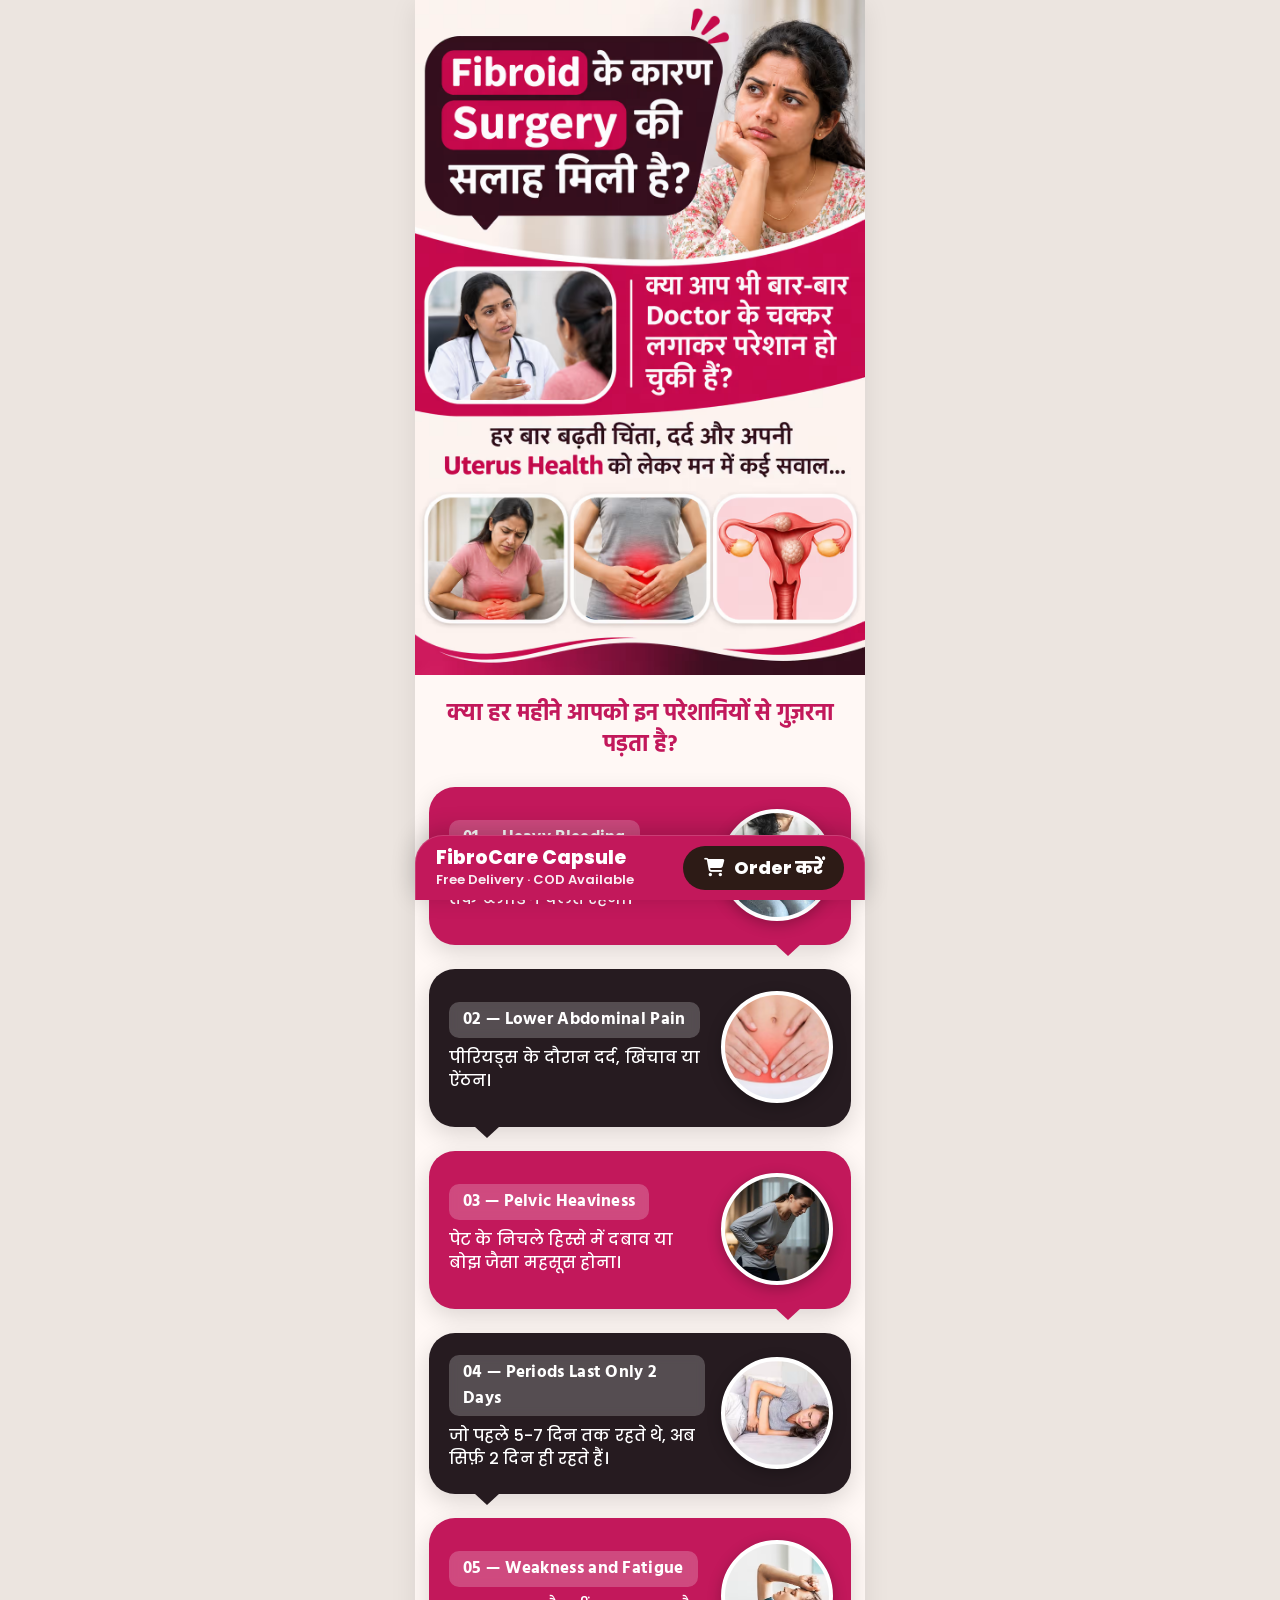
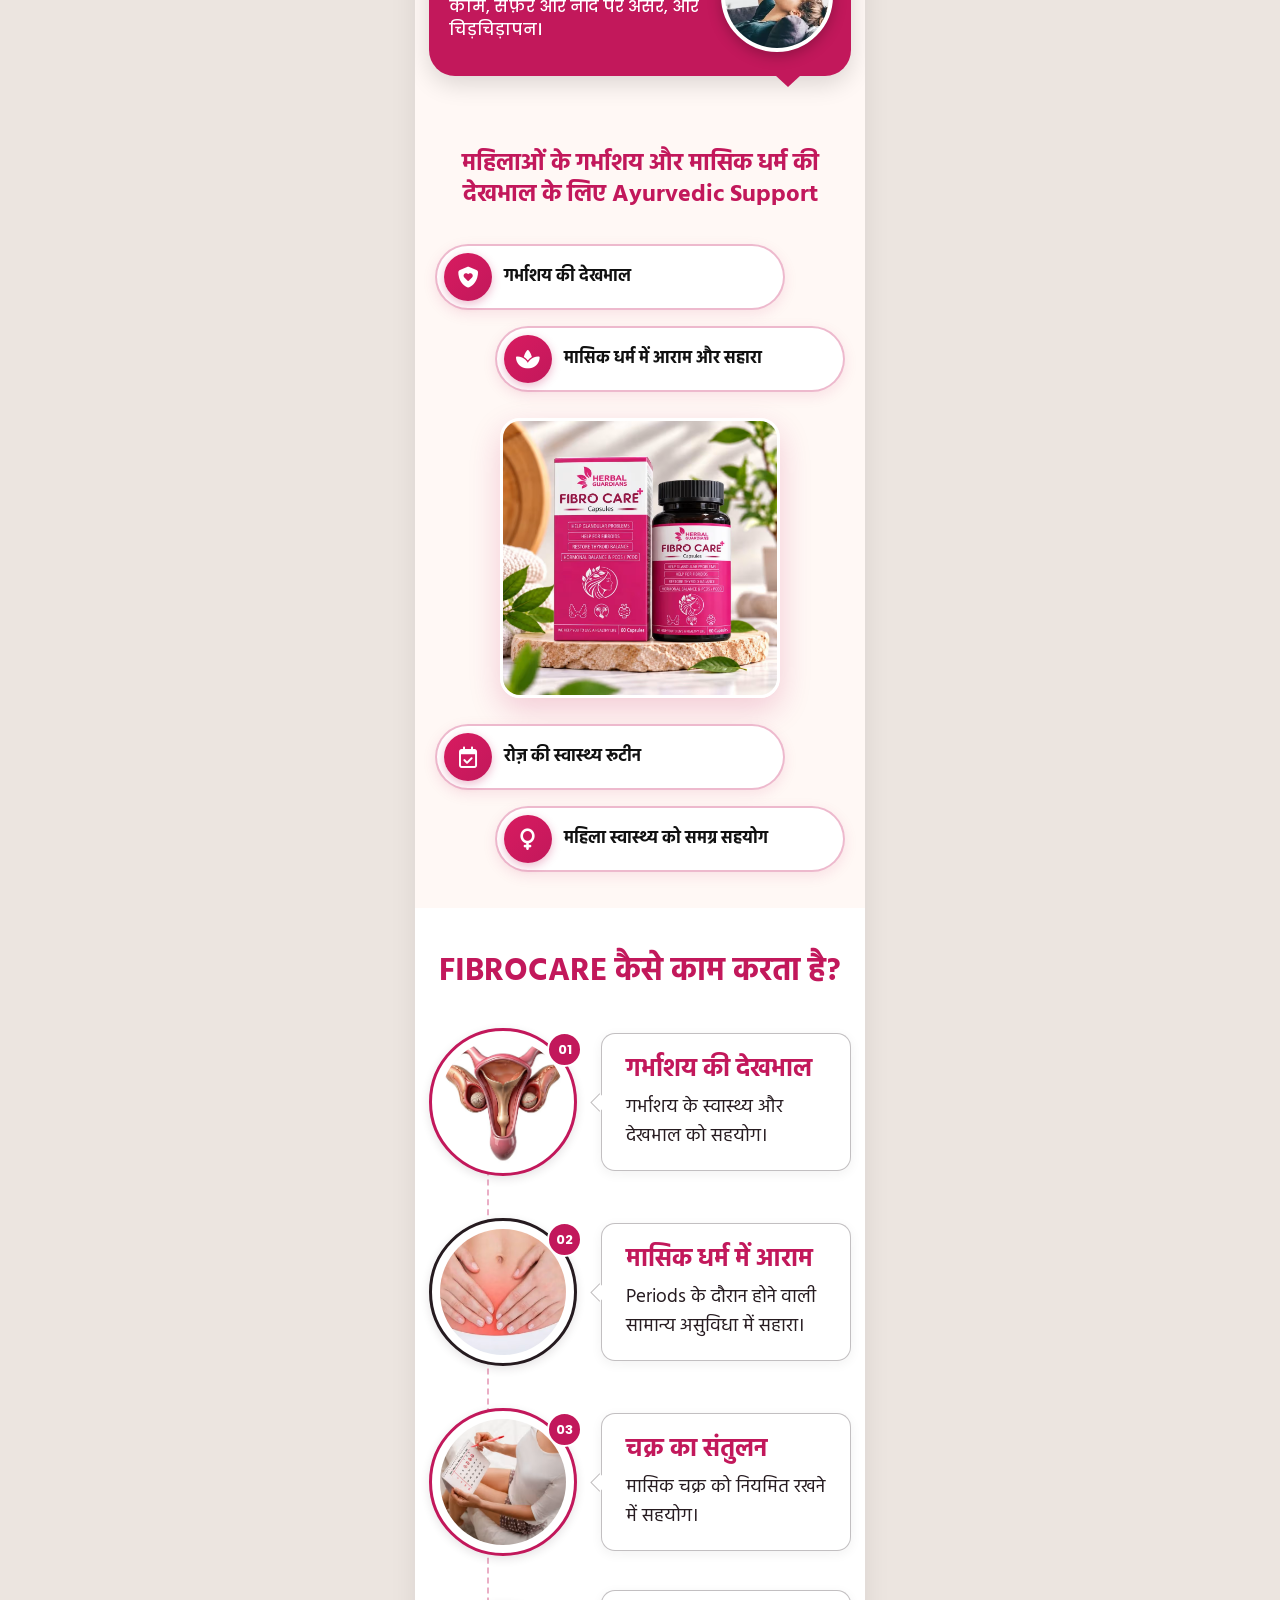
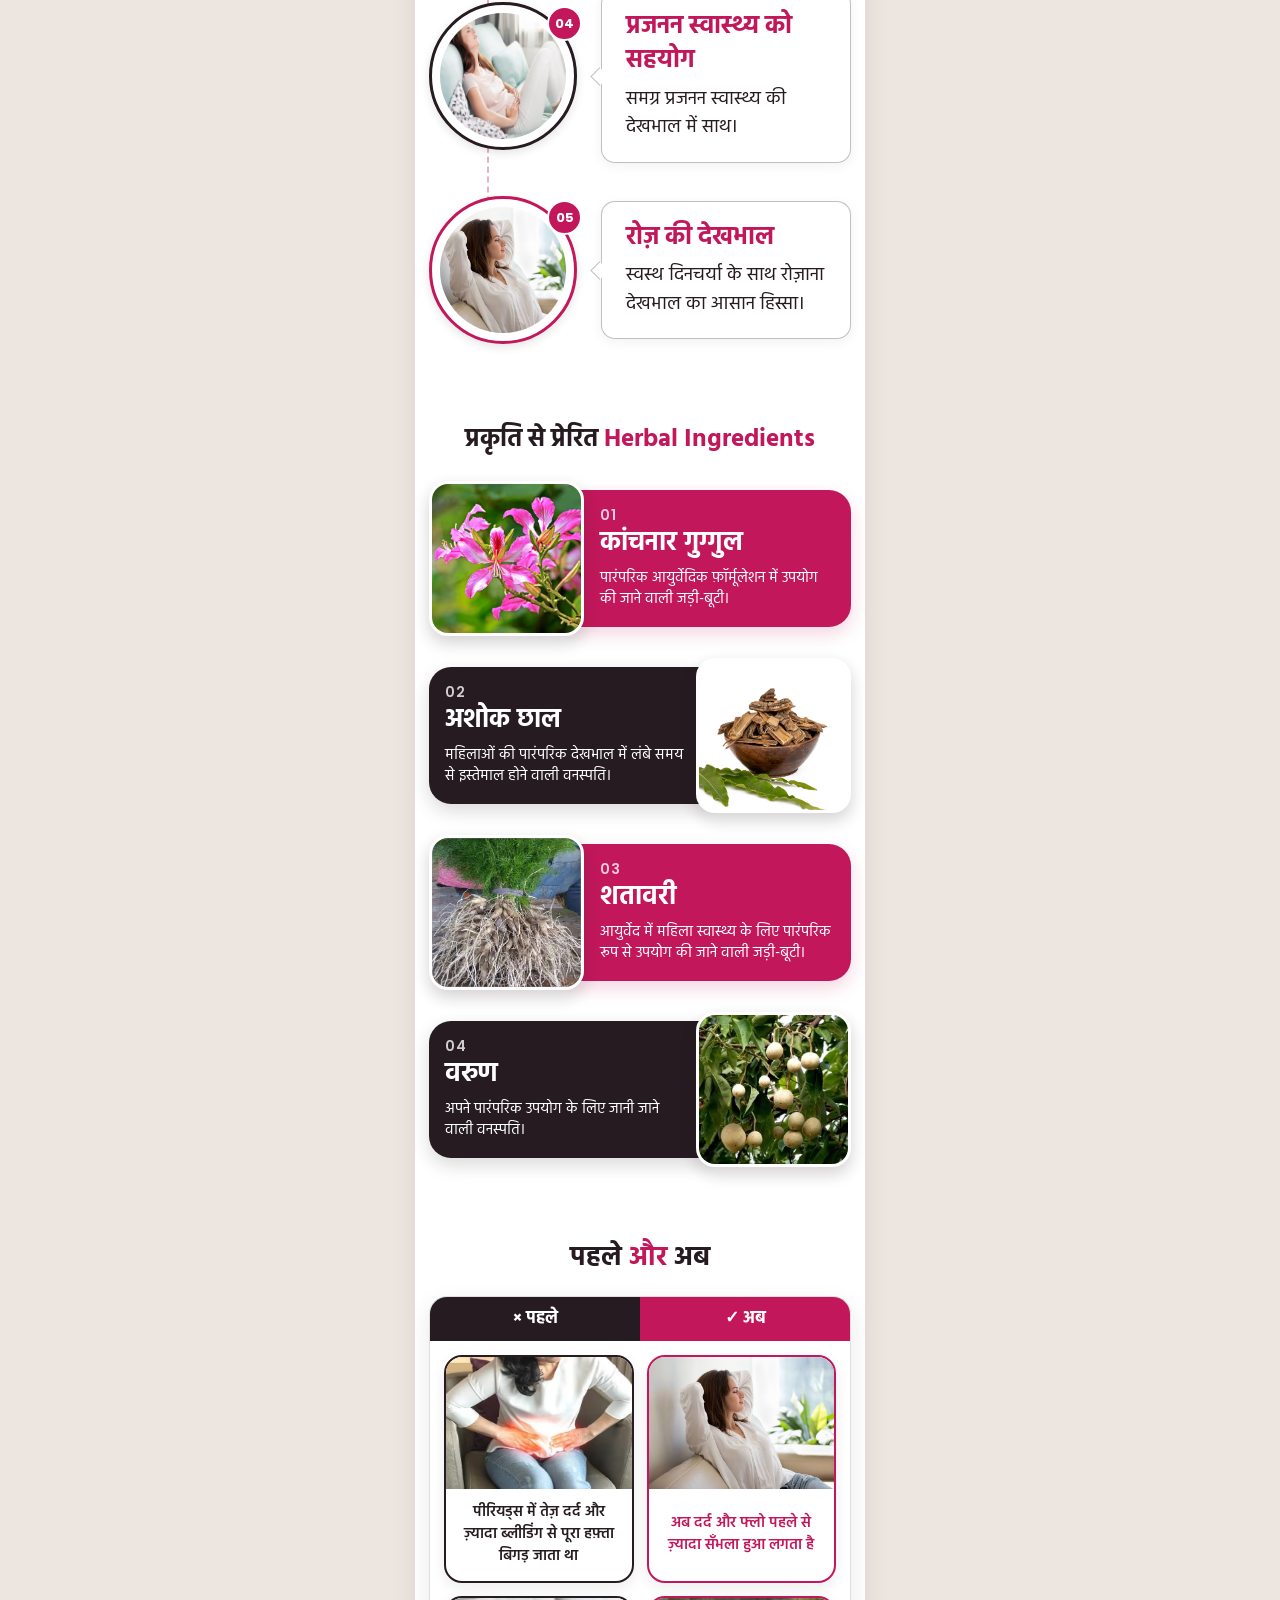
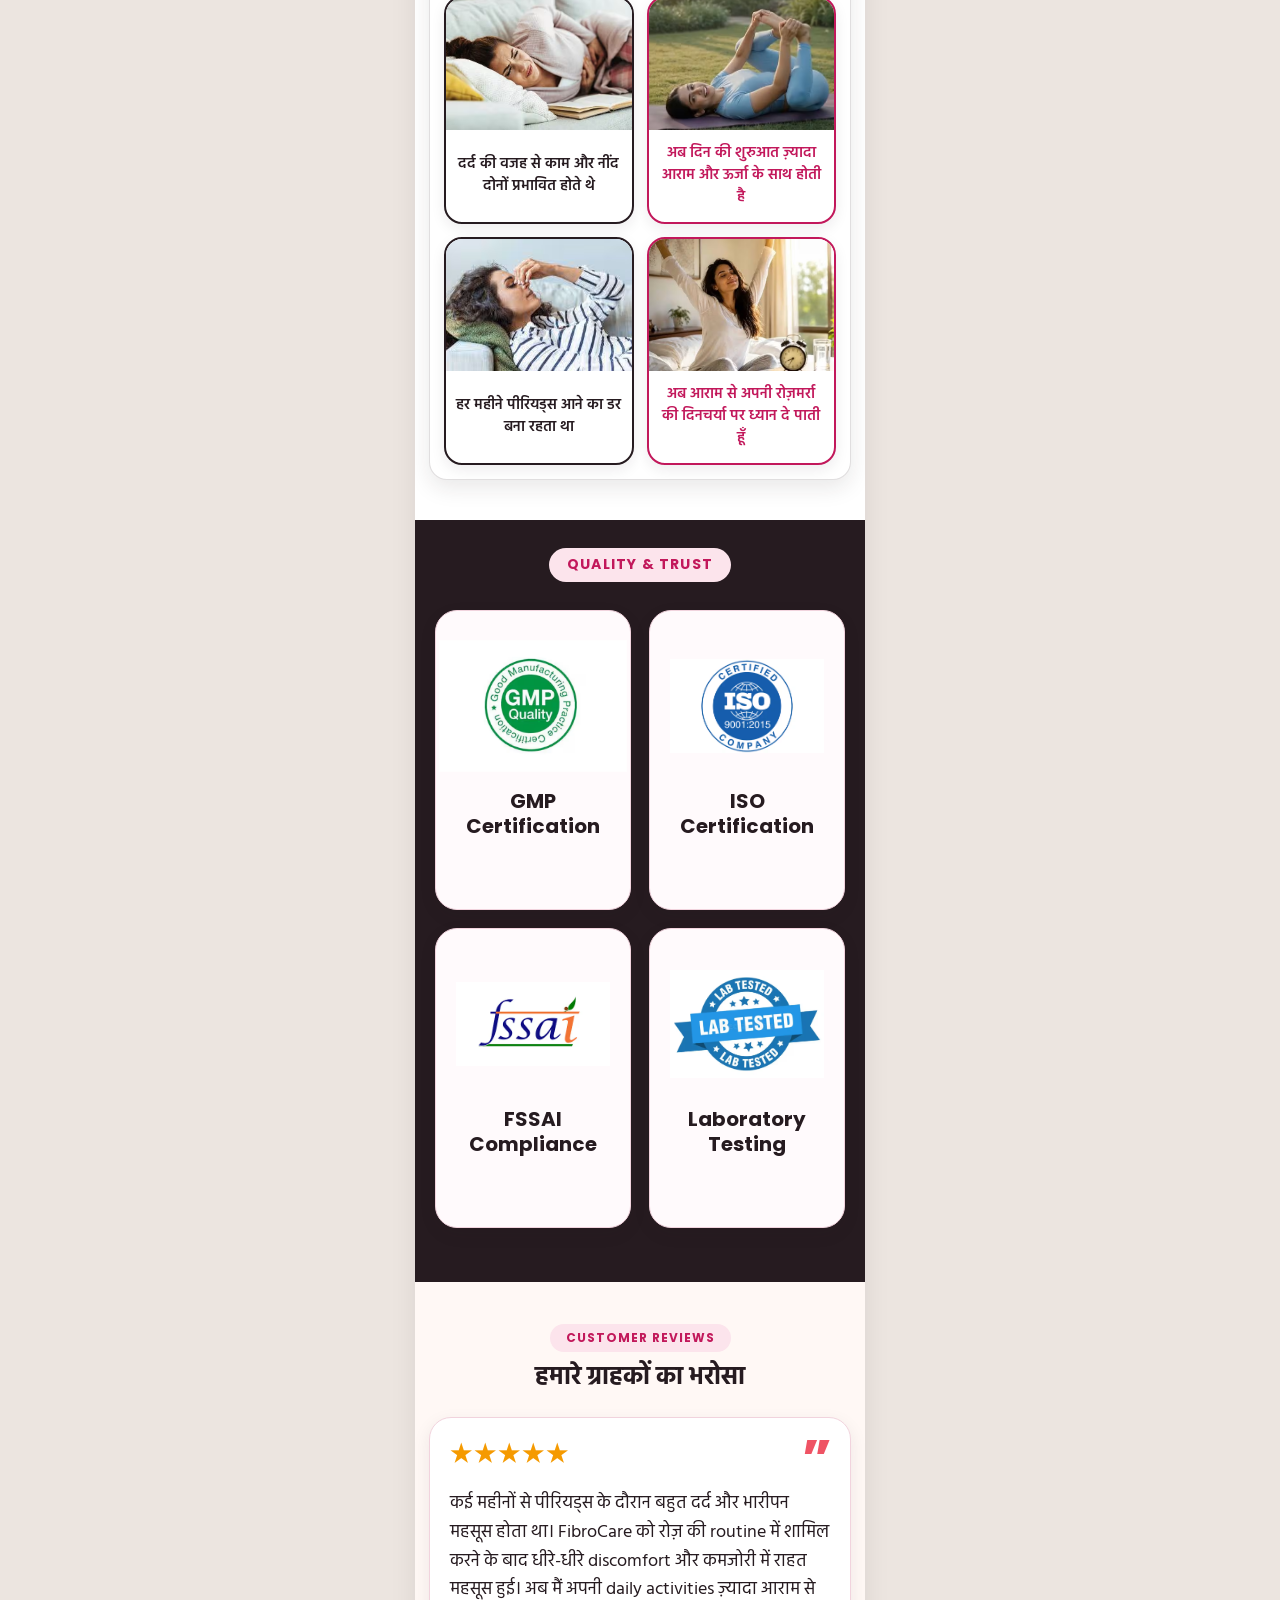
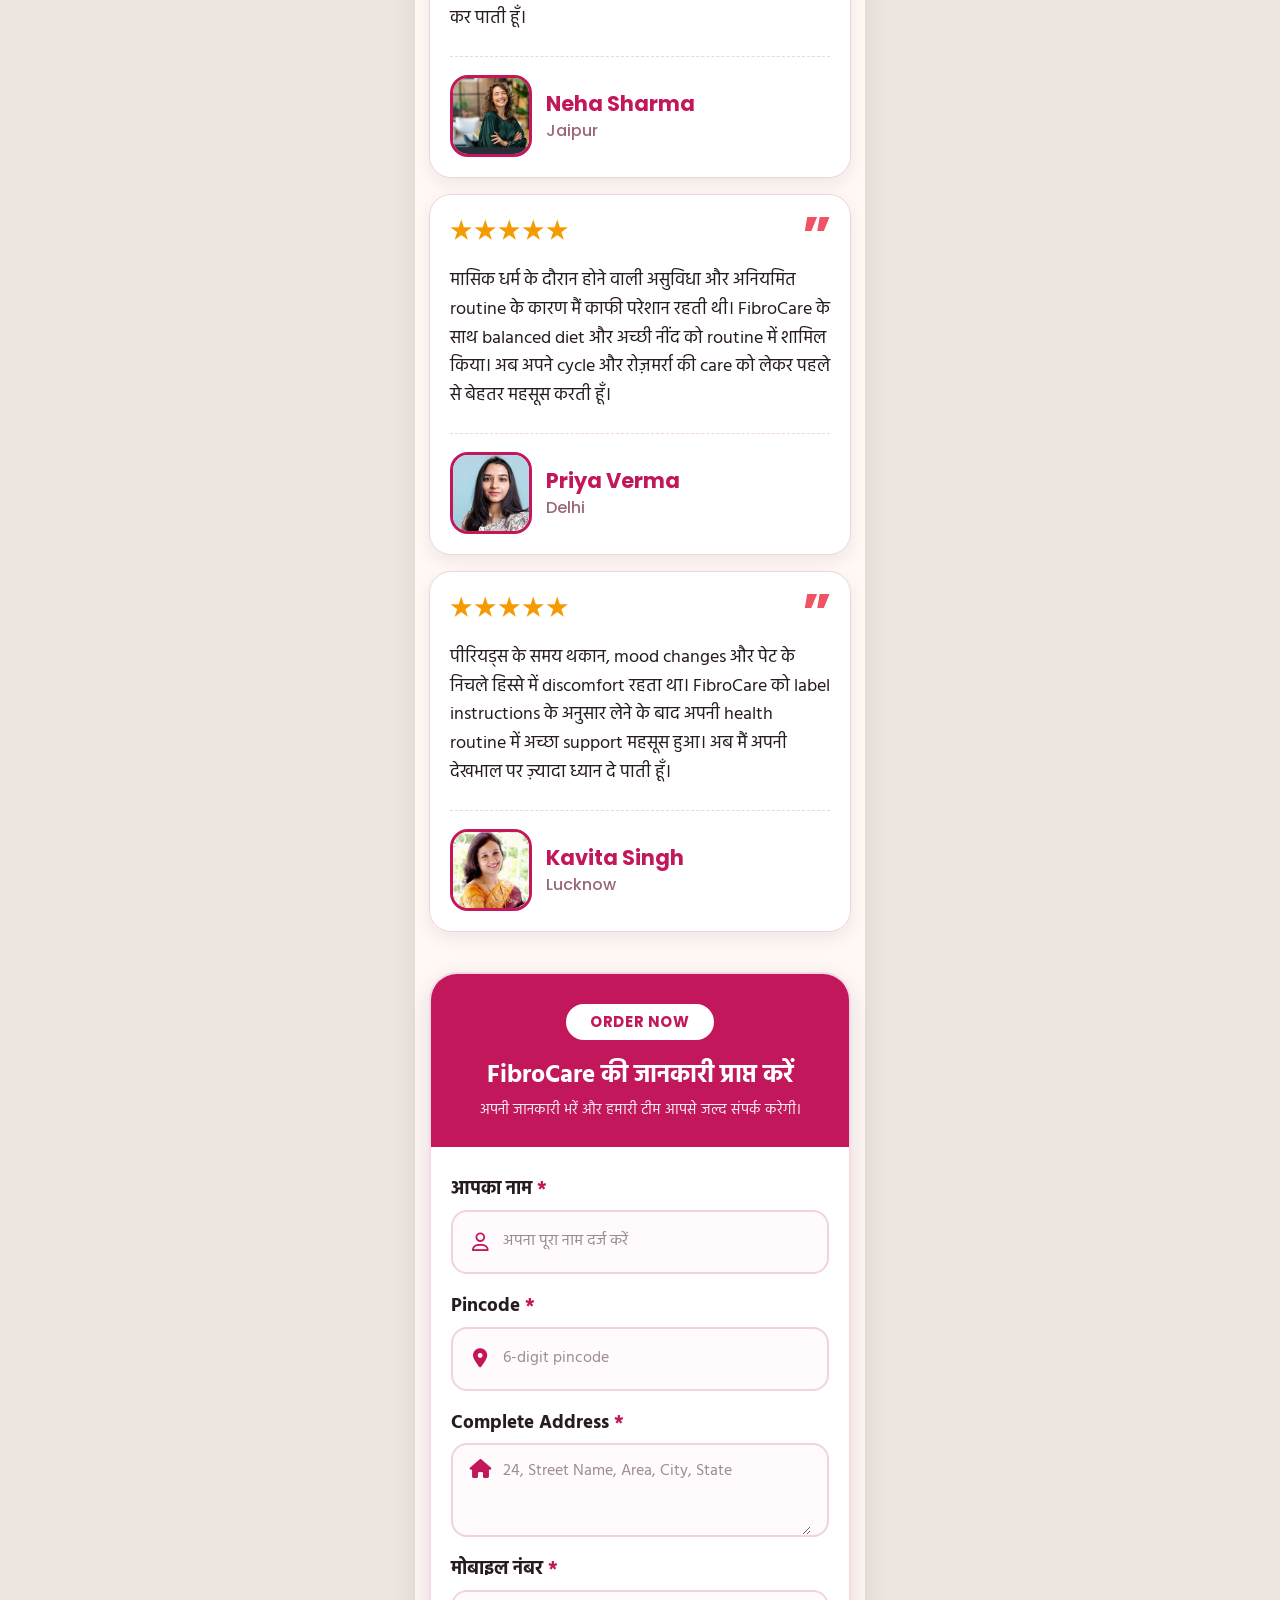
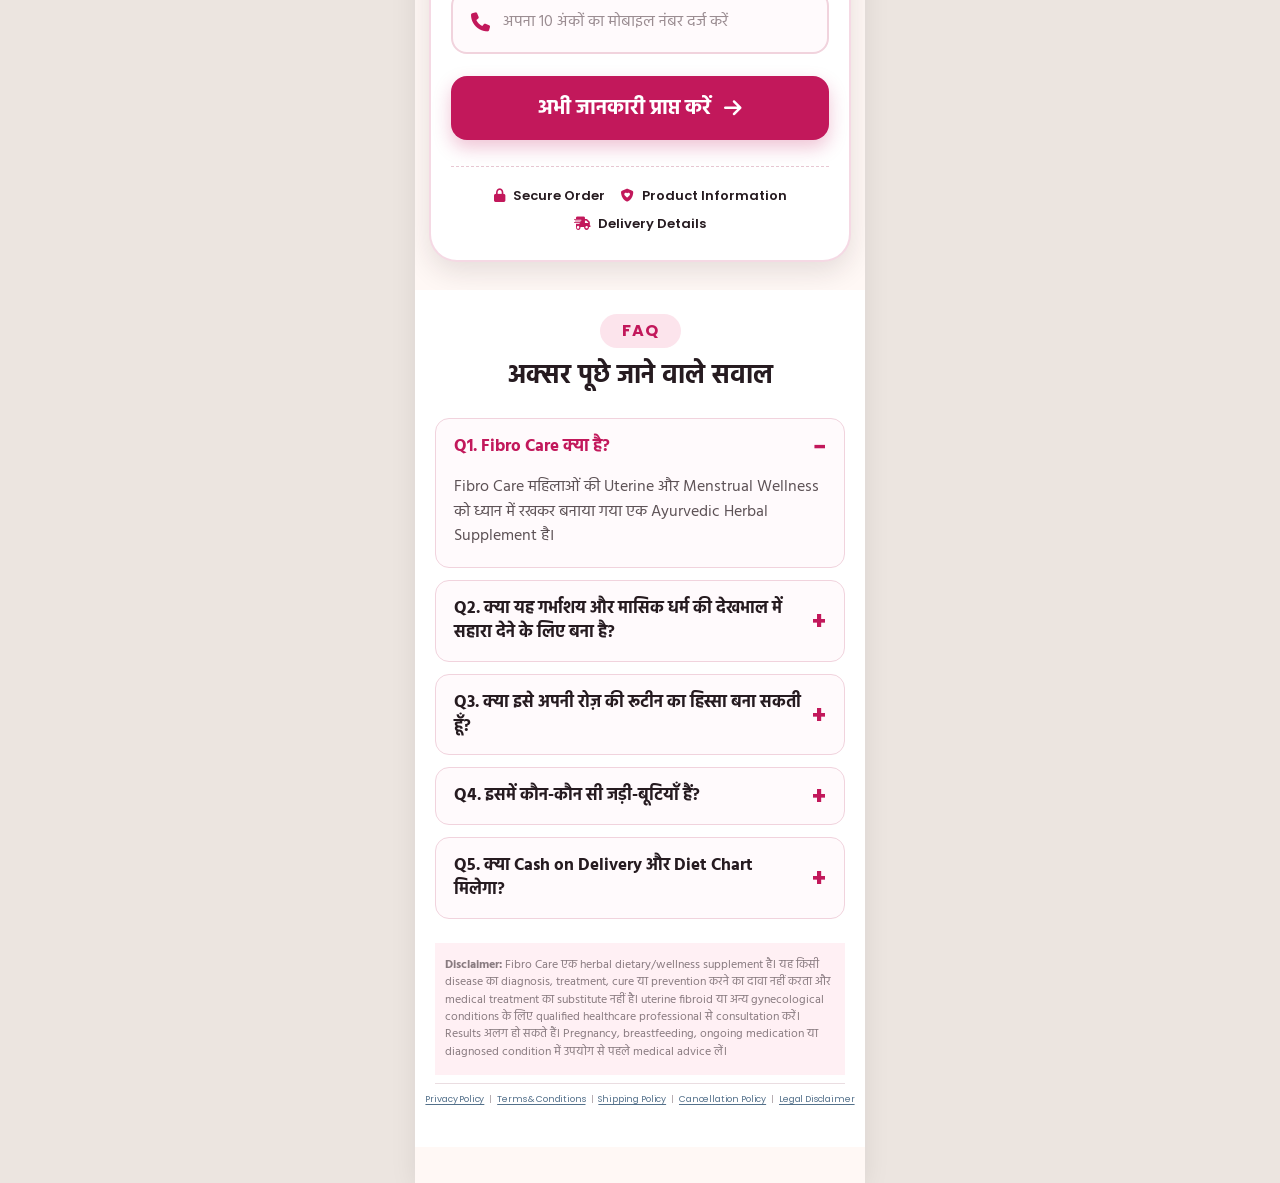
<file: index.html>
<!DOCTYPE html>
<html lang="hi">
<head>
  <meta charset="UTF-8">
  <meta name="viewport" content="width=device-width, initial-scale=1.0, maximum-scale=1.0, user-scalable=no">
  <title>Landing Page</title>
  
  <!-- Google Fonts: Hind & Poppins -->
  <link rel="preconnect" href="https://fonts.googleapis.com">
  <link rel="preconnect" href="https://fonts.gstatic.com" crossorigin>
  <link href="https://fonts.googleapis.com/css2?family=Hind:wght@400;500;600;700&family=Poppins:wght@400;500;600;700&display=swap" rel="stylesheet">
  
  <!-- Font Awesome CDN -->
  <link rel="stylesheet" href="https://cdnjs.cloudflare.com/ajax/libs/font-awesome/6.4.0/css/all.min.css">
  <link rel="stylesheet" href="images/style.css?v=9">
</head>
<body>

  <!-- Main Container: Mobile-First Max Width 450px -->
  <main class="page-container">
    
    <!-- SECTION 1: HERO / HOOK -->
    <section class="hero-section" id="hero">
      <div class="hero-image-wrap">
        <img 
          src="images/banner1.avif" 
          alt="Hero Banner" 
          class="hero-img anim-hero-entry"
          loading="eager"
        >
      </div>
    </section>

    <!-- SECTION 2: PROBLEM SECTION -->
    <section class="problem-section" id="problem-section">
      <h2 class="section-title anim-reveal anim-up">
        क्या हर महीने आपको इन परेशानियों से गुज़रना पड़ता है?
      </h2>

      <!-- Bubble Cards List (Matching New Reference Design) -->
      <div class="bubble-cards-list">
        
        <!-- CARD 01: Deep Rose, Pointer Right -->
        <div class="bubble-card card-rose pointer-right anim-reveal anim-up">
          <div class="bubble-card-content">
            <div class="bubble-card-badge">01 — Heavy Bleeding</div>
            <p class="bubble-card-desc">
              बार-बार पैड बदलना या कई दिनों तक ब्लीडिंग चलते रहना।
            </p>
          </div>
          <div class="bubble-card-img-wrap">
            <img src="images/image(1).avif" alt="ज़्यादा ब्लीडिंग" class="bubble-card-img">
          </div>
        </div>

        <!-- CARD 02: Dark Rose, Pointer Left -->
        <div class="bubble-card card-dark pointer-left anim-reveal anim-up">
          <div class="bubble-card-content">
            <div class="bubble-card-badge">02 — Lower Abdominal Pain</div>
            <p class="bubble-card-desc">
              पीरियड्स के दौरान दर्द, खिंचाव या ऐंठन।
            </p>
          </div>
          <div class="bubble-card-img-wrap">
            <img src="images/image(2).avif" alt="पेट के निचले हिस्से में दर्द" class="bubble-card-img">
          </div>
        </div>

        <!-- CARD 03: Deep Rose, Pointer Right -->
        <div class="bubble-card card-rose pointer-right anim-reveal anim-up">
          <div class="bubble-card-content">
            <div class="bubble-card-badge">03 — Pelvic Heaviness</div>
            <p class="bubble-card-desc">
              पेट के निचले हिस्से में दबाव या बोझ जैसा महसूस होना।
            </p>
          </div>
          <div class="bubble-card-img-wrap">
            <img src="images/image(3).avif" alt="पेल्विक भारीपन" class="bubble-card-img">
          </div>
        </div>

        <!-- CARD 04: Dark Rose, Pointer Left -->
        <div class="bubble-card card-dark pointer-left anim-reveal anim-up">
          <div class="bubble-card-content">
            <div class="bubble-card-badge">04 — Periods Last Only 2 Days</div>
            <p class="bubble-card-desc">
              जो पहले 5-7 दिन तक रहते थे, अब सिर्फ़ 2 दिन ही रहते हैं।
            </p>
          </div>
          <div class="bubble-card-img-wrap">
            <img src="images/image(4).avif" alt="बस 2 दिन ही रहते हैं पीरियड्स" class="bubble-card-img">
          </div>
        </div>

        <!-- CARD 05: Deep Rose, Pointer Right -->
        <div class="bubble-card card-rose pointer-right anim-reveal anim-up">
          <div class="bubble-card-content">
            <div class="bubble-card-badge">05 — Weakness and Fatigue</div>
            <p class="bubble-card-desc">
              काम, सफ़र और नींद पर असर, और चिड़चिड़ापन।
            </p>
          </div>
          <div class="bubble-card-img-wrap">
            <img src="images/image(5).avif" alt="कमज़ोरी और थकान" class="bubble-card-img">
          </div>
        </div>

      </div>
    </section>

    <!-- SECTION 3: PRODUCT & FOCUS SECTION -->
    <section class="focus-section" id="focus-section">
      <div class="focus-header">
        <h2 class="focus-title anim-reveal anim-up">
          महिलाओं के गर्भाशय और मासिक धर्म की देखभाल के लिए Ayurvedic Support
        </h2>
      </div>

      <!-- Showcase with Central Product -->
      <div class="showcase-container">
        <!-- Focus Point 1 (Top Left) -->
        <div class="focus-callout callout-top-left anim-reveal anim-left">
          <div class="focus-callout-circle">
            <i class="fa-solid fa-shield-heart"></i>
          </div>
          <span class="focus-callout-text">गर्भाशय की देखभाल</span>
        </div>

        <!-- Focus Point 2 (Top Right) -->
        <div class="focus-callout callout-top-right anim-reveal anim-right">
          <div class="focus-callout-circle">
            <i class="fa-solid fa-spa"></i>
          </div>
          <span class="focus-callout-text">मासिक धर्म में आराम और सहारा</span>
        </div>

        <!-- Central Product Image -->
        <div class="central-product-wrapper anim-reveal anim-pop floating-product">
          <img 
            src="images/product.avif" 
            alt="FibroCare Capsules" 
            class="central-product-image"
          >
        </div>

        <!-- Focus Point 3 (Bottom Left) -->
        <div class="focus-callout callout-bottom-left anim-reveal anim-left">
          <div class="focus-callout-circle">
            <i class="fa-regular fa-calendar-check"></i>
          </div>
          <span class="focus-callout-text">रोज़ की स्वास्थ्य रूटीन</span>
        </div>

        <!-- Focus Point 4 (Bottom Right) -->
        <div class="focus-callout callout-bottom-right anim-reveal anim-right">
          <div class="focus-callout-circle">
            <i class="fa-solid fa-venus"></i>
          </div>
          <span class="focus-callout-text">महिला स्वास्थ्य को समग्र सहयोग</span>
        </div>
      </div>
    </section>

    <!-- SECTION 4: HOW FIBROCARE WORKS -->
    <section class="how-section" id="how-it-works">
      <header class="how-header anim-reveal anim-up">
        <h2 class="how-title">FIBROCARE कैसे काम करता है?</h2>
      </header>

      <ol class="how-steps">
        <li class="how-step anim-reveal anim-up">
          <div class="how-step-visual">
            <span class="how-step-number">01</span>
            <img src="images/image(6).avif" alt="गर्भाशय का चित्र" loading="lazy">
          </div>
          <div class="how-step-copy">
            <h3>गर्भाशय की देखभाल</h3>
            <p>गर्भाशय के स्वास्थ्य और देखभाल को सहयोग।</p>
          </div>
        </li>
        <li class="how-step anim-reveal anim-up">
          <div class="how-step-visual">
            <span class="how-step-number">02</span>
            <img src="images/image(2).avif" alt="मासिक धर्म के दर्द में पेट पर हाथ रखती महिला" loading="lazy">
          </div>
          <div class="how-step-copy">
            <h3>मासिक धर्म में आराम</h3>
            <p> Periods के दौरान होने वाली सामान्य असुविधा में सहारा।
</p>
          </div>
        </li>
        <li class="how-step anim-reveal anim-up">
          <div class="how-step-visual">
            <span class="how-step-number">03</span>
            <img src="images/image(7)f.avif" alt="मासिक चक्र कैलेंडर" loading="lazy">
          </div>
          <div class="how-step-copy">
            <h3>चक्र का संतुलन</h3>
            <p>मासिक चक्र को नियमित रखने में सहयोग।</p>
          </div>
        </li>
        <li class="how-step anim-reveal anim-up">
          <div class="how-step-visual">
            <span class="how-step-number">04</span>
            <img src="images/images.avif" alt="प्रजनन स्वास्थ्य की देखभाल करती महिला" loading="lazy">
          </div>
          <div class="how-step-copy">
            <h3>प्रजनन स्वास्थ्य को सहयोग</h3>
            <p>समग्र प्रजनन स्वास्थ्य की देखभाल में साथ।</p>
          </div>
        </li>
        <li class="how-step anim-reveal anim-up">
          <div class="how-step-visual">
            <span class="how-step-number">05</span>
            <img src="images/image(8).avif" alt="आराम करती हुई महिला" loading="lazy">
          </div>
          <div class="how-step-copy">
            <h3>रोज़ की देखभाल</h3>
            <p>स्वस्थ दिनचर्या के साथ रोज़ाना देखभाल का आसान हिस्सा।</p>
          </div>
        </li>
      </ol>
    </section>

    <!-- SECTION 5: HERBAL INGREDIENTS -->
    <section class="ingredients-section" id="herbal-ingredients">
      <header class="ingredients-header anim-reveal anim-up">
        <h2 class="ingredients-title">प्रकृति से प्रेरित <span>Herbal Ingredients</span></h2>
      </header>
      <ol class="ingredients-list">
        <li class="ingredient-card anim-reveal anim-up"><div class="ingredient-image"><img src="images/kachnar.avif" alt="कांचनार के फूल" loading="lazy"></div><div class="ingredient-copy"><span class="ingredient-number">01</span><h3>कांचनार गुग्गुल</h3><p>पारंपरिक आयुर्वेदिक फ़ॉर्मूलेशन में उपयोग की जाने वाली जड़ी-बूटी।</p></div></li>
        <li class="ingredient-card ingredient-card-dark anim-reveal anim-up"><div class="ingredient-image"><img src="images/%E0%A4%85%E0%A4%B6%E0%A5%8B%E0%A4%95%20%E0%A4%9B%E0%A4%BE%E0%A4%B2.avif" alt="अशोक की छाल" loading="lazy"></div><div class="ingredient-copy"><span class="ingredient-number">02</span><h3>अशोक छाल</h3><p>महिलाओं की पारंपरिक देखभाल में लंबे समय से इस्तेमाल होने वाली वनस्पति।</p></div></li>
        <li class="ingredient-card anim-reveal anim-up"><div class="ingredient-image"><img src="images/shatavari.avif" alt="शतावरी की जड़ें" loading="lazy"></div><div class="ingredient-copy"><span class="ingredient-number">03</span><h3>शतावरी</h3><p>आयुर्वेद में महिला स्वास्थ्य के लिए पारंपरिक रूप से उपयोग की जाने वाली जड़ी-बूटी।</p></div></li>
        <li class="ingredient-card ingredient-card-dark anim-reveal anim-up"><div class="ingredient-image"><img src="images/varun.avif" alt="वरुण" loading="lazy"></div><div class="ingredient-copy"><span class="ingredient-number">04</span><h3>वरुण</h3><p>अपने पारंपरिक उपयोग के लिए जानी जाने वाली वनस्पति।</p></div></li>
      </ol>
    </section>
    <!-- SECTION 6: BEFORE AND NOW -->
    <section class="before-after-section" id="before-and-now">
      <header class="before-after-header anim-reveal anim-up">
        <h2>पहले <span>और</span> अब</h2>
      </header>
      <div class="comparison-layout anim-reveal anim-up">
        <div class="comparison-labels" aria-hidden="true">
          <span>× पहले</span>
          <span>✓ अब</span>
        </div>
        <div class="comparison-cards">
          <article class="comparison-card comparison-before">
            <img src="images/image(1).avif" alt="पेट में दर्द से परेशान महिला" loading="lazy">
            <p>पीरियड्स में तेज़ दर्द और ज़्यादा ब्लीडिंग से पूरा हफ़्ता बिगड़ जाता था</p>
          </article>
          <article class="comparison-card comparison-after">
            <img src="images/image(8).avif" alt="आराम करती हुई महिला" loading="lazy">
            <p>अब दर्द और फ्लो पहले से ज़्यादा सँभला हुआ लगता है</p>
          </article>
          <article class="comparison-card comparison-before">
            <img src="images/b1.avif" alt="दर्द के कारण आराम करती महिला" loading="lazy">
            <p>दर्द की वजह से काम और नींद दोनों प्रभावित होते थे</p>
          </article>
          <article class="comparison-card comparison-after">
            <img src="images/a12.avif" alt="सुबह आराम से उठती महिला" loading="lazy">
            <p>अब दिन की शुरुआत ज़्यादा आराम और ऊर्जा के साथ होती है</p>
          </article>
          <article class="comparison-card comparison-before">
            <img src="images/b2.avif" alt="थकान से आराम करती महिला" loading="lazy">
            <p>हर महीने पीरियड्स आने का डर बना रहता था</p>
          </article>
          <article class="comparison-card comparison-after">
            <img src="images/a1avif.avif" alt="व्यायाम करती खुश महिला" loading="lazy">
            <p>अब आराम से अपनी रोज़मर्रा की दिनचर्या पर ध्यान दे पाती हूँ</p>
          </article>
        </div>
      </div>
    </section>

    <!-- SECTION 7: QUALITY AND TRUST -->
    <section class="trust-section" id="quality-and-trust">
      <header class="trust-header anim-reveal anim-up">
        <span class="trust-eyebrow">QUALITY &amp; TRUST</span>
      </header>
      <div class="trust-grid">
        <article class="trust-card anim-reveal anim-up">
          <img src="images/cert1.avif" alt="GMP Certification" loading="lazy">
          <h3>GMP Certification</h3>
        </article>
        <article class="trust-card anim-reveal anim-up">
          <img src="images/iso.avif" alt="ISO Certification" loading="lazy">
          <h3>ISO Certification</h3>
        </article>
        <article class="trust-card anim-reveal anim-up">
          <img src="images/cert3.avif" alt="FSSAI Compliance" loading="lazy">
          <h3>FSSAI Compliance</h3>
        </article>
        <article class="trust-card anim-reveal anim-up">
          <img src="images/cert4.avif" alt="Laboratory Testing" loading="lazy">
          <h3>Laboratory Testing</h3>
        </article>
      </div>
    </section>

    <!-- SECTION 8: CUSTOMER REVIEWS -->
    <section class="reviews-section" id="reviews">
      <header class="reviews-header">
        <span class="reviews-eyebrow">CUSTOMER REVIEWS</span>
        <h2>हमारे ग्राहकों का भरोसा</h2>
      </header>

      <div class="reviews-list">
        <article class="review-card">
          <div class="review-stars" aria-label="5 star review">★★★★★</div>
          <p>कई महीनों से पीरियड्स के दौरान बहुत दर्द और भारीपन महसूस होता था। FibroCare को रोज़ की routine में शामिल करने के बाद धीरे-धीरे discomfort और कमजोरी में राहत महसूस हुई। अब मैं अपनी daily activities ज़्यादा आराम से कर पाती हूँ।</p>
          <div class="review-author">
            <img src="images/r1.avif" alt="Neha Sharma">
            <div><strong>Neha Sharma</strong><span>Jaipur</span></div>
          </div>
        </article>
        <article class="review-card">
          <div class="review-stars" aria-label="5 star review">★★★★★</div>
          <p>मासिक धर्म के दौरान होने वाली असुविधा और अनियमित routine के कारण मैं काफी परेशान रहती थी। FibroCare के साथ balanced diet और अच्छी नींद को routine में शामिल किया। अब अपने cycle और रोज़मर्रा की care को लेकर पहले से बेहतर महसूस करती हूँ।</p>
          <div class="review-author">
            <img src="images/r2.avif" alt="Priya Verma">
            <div><strong>Priya Verma</strong><span>Delhi</span></div>
          </div>
        </article>
        <article class="review-card">
          <div class="review-stars" aria-label="5 star review">★★★★★</div>
          <p>पीरियड्स के समय थकान, mood changes और पेट के निचले हिस्से में discomfort रहता था। FibroCare को label instructions के अनुसार लेने के बाद अपनी health routine में अच्छा support महसूस हुआ। अब मैं अपनी देखभाल पर ज़्यादा ध्यान दे पाती हूँ।</p>
          <div class="review-author">
            <img src="images/r3.avif" alt="Kavita Singh">
            <div><strong>Kavita Singh</strong><span>Lucknow</span></div>
          </div>
        </article>
      </div>
    </section>

    <!-- SECTION 9: ORDER FORM -->
    <section class="order-section" id="order-form">
      <div class="order-card">
        <header class="order-header">
          <span class="order-badge">ORDER NOW</span>
          <h2>FibroCare की जानकारी प्राप्त करें</h2>
          <p>अपनी जानकारी भरें और हमारी टीम आपसे जल्द संपर्क करेगी।</p>
        </header>

        <form class="order-form" action="javascript:void(0)" method="get" autocomplete="on" onsubmit="return false;">
          <label class="order-field">
            <span>आपका नाम <b>*</b></span>
            <div class="order-input-wrap">
              <i class="fa-regular fa-user"></i>
              <input type="text" name="name" placeholder="अपना पूरा नाम दर्ज करें" required>
            </div>
            <small class="order-error" data-error-for="name"></small>
          </label>

          <label class="order-field">
            <span>Pincode <b>*</b></span>
            <div class="order-input-wrap">
              <i class="fa-solid fa-location-dot"></i>
              <input type="text" name="pincode" inputmode="numeric" maxlength="6" placeholder="6-digit pincode" required>
            </div>
            <small class="order-error" data-error-for="pincode"></small>
          </label>

          <label class="order-field">
            <span>Complete Address <b>*</b></span>
            <div class="order-input-wrap order-textarea-wrap">
              <i class="fa-solid fa-house"></i>
              <textarea name="address" rows="3" placeholder="24, Street Name, Area, City, State" required></textarea>
            </div>
            <small class="order-error" data-error-for="address"></small>
          </label>

          <label class="order-field">
            <span>मोबाइल नंबर <b>*</b></span>
            <div class="order-input-wrap">
              <i class="fa-solid fa-phone"></i>
              <input type="tel" name="phone" inputmode="tel" maxlength="10" placeholder="अपना 10 अंकों का मोबाइल नंबर दर्ज करें" required>
            </div>
            <small class="order-error" data-error-for="phone"></small>
          </label>

          <button class="order-submit" type="submit">अभी जानकारी प्राप्त करें <i class="fa-solid fa-arrow-right"></i></button>
        </form>

        <div class="order-footer-benefits">
          <span><i class="fa-solid fa-lock"></i> Secure Order</span>
          <span><i class="fa-solid fa-shield-heart"></i> Product Information</span>
          <span><i class="fa-solid fa-truck-fast"></i> Delivery Details</span>
        </div>
      </div>
    </section>

    <!-- SECTION 9: FAQ & DISCLAIMER -->
    <section class="faq-section" id="faq">
      <header class="faq-header">
        <span class="faq-eyebrow">FAQ</span>
        <h2>अक्सर पूछे जाने वाले सवाल</h2>
      </header>

      <div class="faq-list">
        <details class="faq-item" open>
          <summary>Q1. Fibro Care क्या है?</summary>
          <p>Fibro Care महिलाओं की Uterine और Menstrual Wellness को ध्यान में रखकर बनाया गया एक Ayurvedic Herbal Supplement है।</p>
        </details>
        <details class="faq-item">
          <summary>Q2. क्या यह गर्भाशय और मासिक धर्म की देखभाल में सहारा देने के लिए बना है?</summary>
          <p>हाँ। इसे महिलाओं की गर्भाशय और मासिक धर्म की देखभाल में सहयोग के उद्देश्य से तैयार किया गया है।</p>
        </details>
        <details class="faq-item">
          <summary>Q3. क्या इसे अपनी रोज़ की रूटीन का हिस्सा बना सकती हूँ?</summary>
          <p>हाँ। प्रोडक्ट लेबल पर दी गई मात्रा के अनुसार इसे रोज़ की रूटीन में शामिल किया जा सकता है। साथ में संतुलित खान-पान और अच्छी नींद रखें।</p>
        </details>
        <details class="faq-item">
          <summary>Q4. इसमें कौन-कौन सी जड़ी-बूटियाँ हैं?</summary>
          <p>कांचनार गुग्गुल, अशोक छाल, शतावरी, लौंग और दशमूल। पूरी जानकारी के लिए actual product label देखें।</p>
        </details>
        <details class="faq-item">
          <summary>Q5. क्या Cash on Delivery और Diet Chart मिलेगा?</summary>
          <p>जहाँ सुविधा उपलब्ध है, वहाँ Cash on Delivery का विकल्प चुना जा सकता है। ऑफ़र के साथ FREE Diet Chart शामिल है।</p>
        </details>
      </div>

      <div class="disclaimer-box">
        <h3>Disclaimer</h3>
        <p><strong>Disclaimer:</strong> Fibro Care एक herbal dietary/wellness supplement है। यह किसी disease का diagnosis, treatment, cure या prevention करने का दावा नहीं करता और medical treatment का substitute नहीं है। uterine fibroid या अन्य gynecological conditions के लिए qualified healthcare professional से consultation करें। Results अलग हो सकते हैं। Pregnancy, breastfeeding, ongoing medication या diagnosed condition में उपयोग से पहले medical advice लें।</p>
      </div>

      <nav class="legal-links" aria-label="Legal links">
        <a href="#" data-policy="privacy">Privacy Policy</a>
        <span>|</span>
        <a href="#" data-policy="terms">Terms &amp; Conditions</a>
        <span>|</span>
        <a href="#" data-policy="shipping">Shipping Policy</a>
        <span>|</span>
        <a href="#" data-policy="cancellation">Cancellation Policy</a>
        <span>|</span>
        <a href="#" data-policy="legal">Legal Disclaimer</a>
      </nav>
    </section>

  </main>

  <!-- ORDER CONFIRMATION PAGE -->
  <section class="thankyou-section" id="thankyou-page" hidden>
    <div class="thankyou-card">
      <button class="thankyou-back" type="button" id="thankyou-back">
        <i class="fa-solid fa-arrow-left"></i> वापस जाएँ
      </button>

      <div class="thankyou-content">
        <div class="thankyou-check"><i class="fa-solid fa-check"></i></div>
        <h1>बधाई हो!</h1>
        <h2>आपका ऑर्डर सफलतापूर्वक प्राप्त हो गया है</h2>
        <p>हमारी टीम WhatsApp / कॉल के माध्यम से जल्द ही आपसे संपर्क करेगी।</p>

        <div class="thankyou-product-row">
          <div class="thankyou-product">
            <img src="images/product.avif" alt="FibroCare Product">
            <strong>Product</strong>
          </div>
          <i class="fa-solid fa-arrow-right thankyou-arrow"></i>
          <div class="thankyou-delivery">
            <span><i class="fa-solid fa-truck-fast"></i></span>
            <strong>Delivery</strong>
          </div>
        </div>

        <div class="thankyou-status">
          <div><strong>आपका ऑर्डर</strong><span>Order Placed</span></div>
          <div><strong>डिस्पैच</strong><span>In Dispatch</span></div>
        </div>

        <p class="thankyou-important"><b>⚠️ Important:</b> अगर आपने गलत मोबाइल नंबर या एड्रेस डाला है, तो कृपया तुरंत रिप्लाई करके सही डिटेल्स भेजें।</p>

        <div class="thankyou-next">
          <h3>आगे क्या होगा?</h3>
          <ul>
            <li>24 घंटे के अंदर कॉल करके ऑर्डर confirm करेंगे</li>
            <li>आपके पते की पुष्टि करके डिलीवरी तय करेंगे</li>
            <li>3-5 दिनों में FibroCare आपके घर पहुँचेगा</li>
            <li>COD - डिलीवरी के समय पैसा दें</li>
          </ul>
        </div>

        <div class="thankyou-note">हमारी टीम डिलीवरी कन्फर्म करने के लिए आपसे संपर्क करेगी।</div>
        <footer>FibroCare © All Rights Reserved</footer>
      </div>
    </div>
  </section>

  <div class="policy-modal" id="policy-modal" hidden>
    <div class="policy-dialog" role="dialog" aria-modal="true" aria-labelledby="policy-title">
      <header class="policy-dialog-header">
        <h2 id="policy-title"></h2>
        <button type="button" class="policy-close" aria-label="Close policy">×</button>
      </header>
      <div class="policy-dialog-body" id="policy-content"></div>
    </div>
  </div>

  <div class="sticky-order-bar" aria-label="Quick order">
    <div class="sticky-order-copy">
      <strong>FibroCare Capsule</strong>
      <span>Free Delivery · COD Available</span>
    </div>
    <a class="sticky-order-button" href="#order-form"><i class="fa-solid fa-cart-shopping"></i> Order करें</a>
  </div>

  <script src="images/script.js"></script>
</body>
</html>
</file>
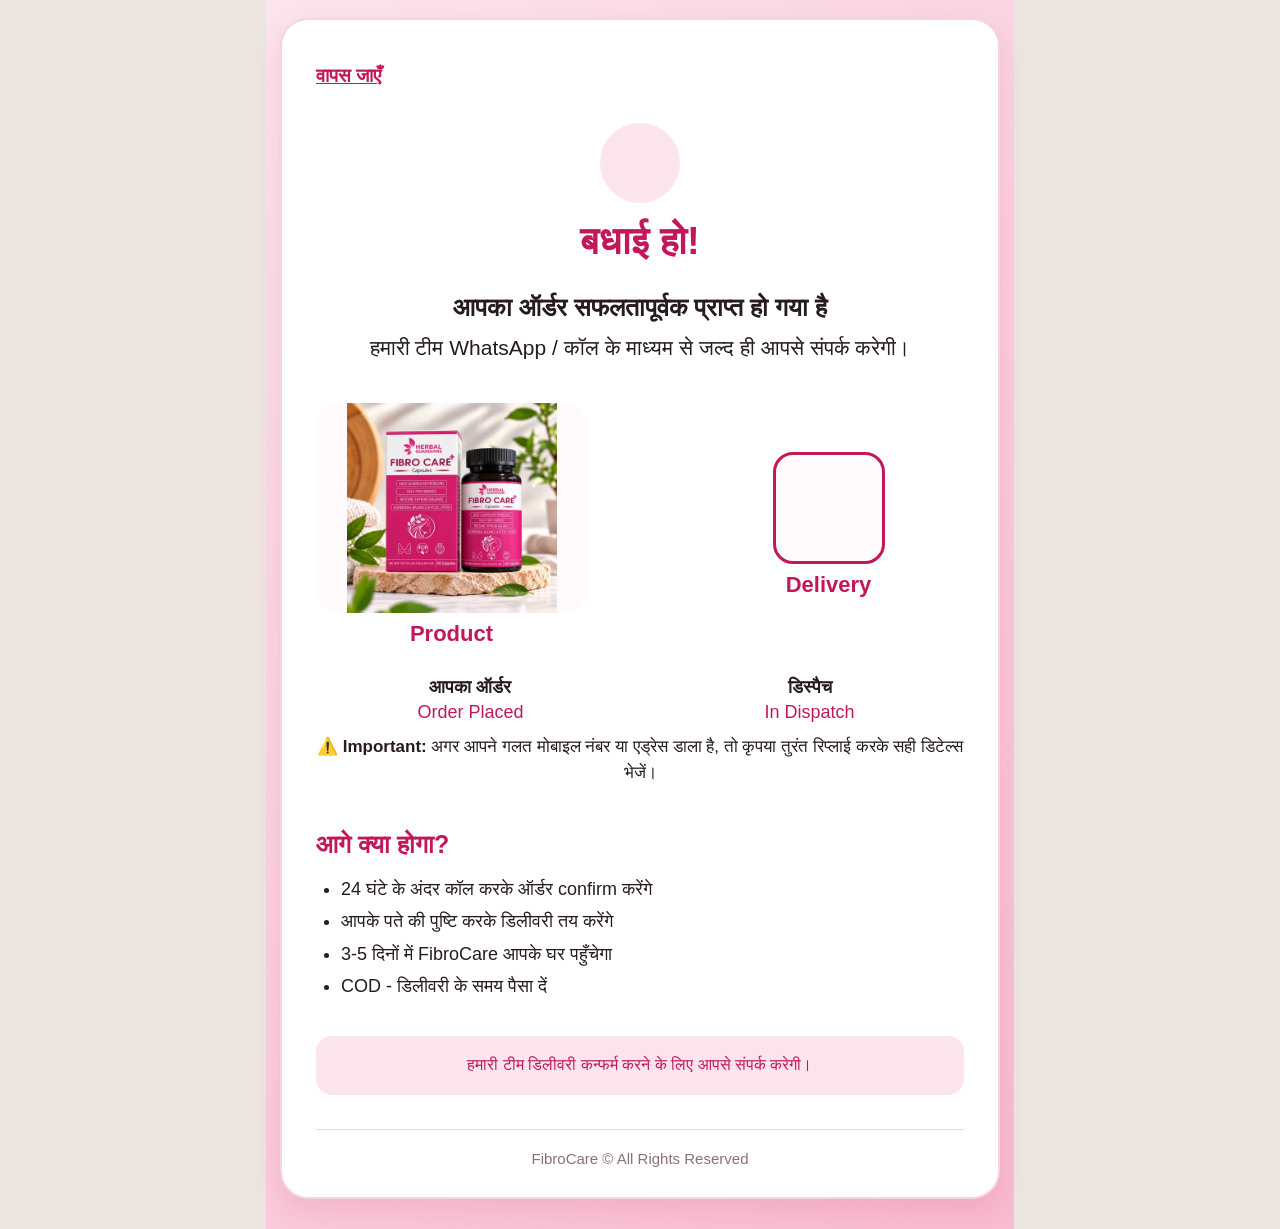
<file: thankyou.html>
﻿<!doctype html>
<html lang="hi">
<head>
  <meta charset="UTF-8">
  <meta name="viewport" content="width=device-width, initial-scale=1.0">
  <title>Order Confirmed - FibroCare</title>
  <link rel="stylesheet" href="images/style.css?v=9">
</head>
<body>
  <section class="thankyou-section">
    <div class="thankyou-card">
      <a class="thankyou-back" href="index.html"><i class="fa-solid fa-arrow-left"></i> वापस जाएँ</a>
      <div class="thankyou-content">
        <div class="thankyou-check"><i class="fa-solid fa-check"></i></div>
        <h1>बधाई हो!</h1>
        <h2>आपका ऑर्डर सफलतापूर्वक प्राप्त हो गया है</h2>
        <p>हमारी टीम WhatsApp / कॉल के माध्यम से जल्द ही आपसे संपर्क करेगी।</p>
        <div class="thankyou-product-row">
          <div class="thankyou-product"><img src="images/product.avif" alt="FibroCare Product"><strong>Product</strong></div>
          <i class="fa-solid fa-arrow-right thankyou-arrow"></i>
          <div class="thankyou-delivery"><span><i class="fa-solid fa-truck-fast"></i></span><strong>Delivery</strong></div>
        </div>
        <div class="thankyou-status"><div><strong>आपका ऑर्डर</strong><span>Order Placed</span></div><div><strong>डिस्पैच</strong><span>In Dispatch</span></div></div>
        <p class="thankyou-important"><b>⚠️ Important:</b> अगर आपने गलत मोबाइल नंबर या एड्रेस डाला है, तो कृपया तुरंत रिप्लाई करके सही डिटेल्स भेजें।</p>
        <div class="thankyou-next"><h3>आगे क्या होगा?</h3><ul><li>24 घंटे के अंदर कॉल करके ऑर्डर confirm करेंगे</li><li>आपके पते की पुष्टि करके डिलीवरी तय करेंगे</li><li>3-5 दिनों में FibroCare आपके घर पहुँचेगा</li><li>COD - डिलीवरी के समय पैसा दें</li></ul></div>
        <div class="thankyou-note">हमारी टीम डिलीवरी कन्फर्म करने के लिए आपसे संपर्क करेगी।</div>
        <footer>FibroCare © All Rights Reserved</footer>
      </div>
    </div>
  </section>
</body>
</html>
</file>
<file: images/style.css>
/* ========================================================
   LANDING PAGE STYLES (Mobile-First, Max 450px)
   Color Scheme:
   - Main: #C2185B (deep rose)
   - Background: #FFF8F5 (cream)
   - Button: #2E7D32 (green)
   ======================================================== */

:root {
  --color-main: #C2185B;
  --color-main-light: #FCE4EC;
  --color-bg: #FFF8F5;
  --color-card-bg: #FFFFFF;
  --color-btn: #2E7D32;
  --color-btn-hover: #1B5E20;
  --color-text-dark: #1F1F1F;
  --color-text-muted: #555555;
  --font-heading: 'Hind', sans-serif;
  --font-body: 'Poppins', 'Hind', sans-serif;
}

*,
*::before,
*::after {
  box-sizing: border-box;
  margin: 0;
  padding: 0;
  -webkit-tap-highlight-color: transparent;
}

body {
  font-family: var(--font-body);
  background-color: #ECE5E0;
  /* Outer canvas background */
  color: var(--color-text-dark);
  line-height: 1.5;
  display: flex;
  justify-content: center;
  align-items: flex-start;
  min-height: 100vh;
}

.sticky-order-bar {
  position: fixed;
  z-index: 1000;
  right: 50%;
  bottom: 0;
  display: flex;
  width: min(450px, 100%);
  min-height: 64px;
  align-items: center;
  justify-content: space-between;
  gap: 18px;
  padding: 10px 20px;
  transform: translateX(50%);
  border: 1px solid rgba(255,255,255,.16);
  border-bottom: 0;
  border-radius: 28px 28px 0 0;
  background: var(--color-main);
  box-shadow: 0 -5px 24px rgba(0,0,0,.2);
  color: #fff;
}

.sticky-order-copy { display: flex; flex-direction: column; gap: 3px; }
.sticky-order-copy strong { font: 800 19px/1.1 var(--font-body); }
.sticky-order-copy span { font: 600 13px/1.2 var(--font-body); opacity: .92; }
.sticky-order-button {
  display: inline-flex;
  align-items: center;
  gap: 10px;
  padding: 13px 21px;
  border-radius: 40px;
  background: #2d1b16;
  color: #fff;
  font: 800 18px/1 var(--font-body);
  text-decoration: none;
  white-space: nowrap;
}
.sticky-order-button:hover { background: #1e110d; }

@media (max-width: 520px) {
  .sticky-order-bar { padding: 12px 14px; gap: 10px; }
  .sticky-order-copy strong { font-size: 17px; }
  .sticky-order-copy span { font-size: 12px; }
  .sticky-order-button { padding: 14px 16px; font-size: 17px; }
}

/* Mobile-First Container (Max 450px) */
.page-container {
  width: 100%;
  max-width: 450px;
  background-color: var(--color-bg);
  min-height: 100vh;
  box-shadow: 0 4px 25px rgba(0, 0, 0, 0.08);
  position: relative;
  overflow-x: hidden;
  /* Keep the last section clear of the fixed order bar. */
  padding-bottom: 36px;
}

/* ========================================================
   SECTION 1: HERO / HOOK
   ======================================================== */
.hero-section {
  width: 100%;
  background-color: var(--color-bg);
}

.hero-image-wrap {
  width: 100%;
  line-height: 0;
}

.hero-img {
  width: 100%;
  height: auto;
  display: block;
}

/* Hero Entry Animation */
@keyframes heroEntry {
  0% {
    opacity: 0;
    transform: scale(1.03);
  }
  100% {
    opacity: 1;
    transform: scale(1);
  }
}

.anim-hero-entry {
  animation: heroEntry 1s cubic-bezier(0.2, 0.8, 0.2, 1) forwards;
}

/* ========================================================
   SECTION 2: PROBLEM SECTION (Matching New Bubble Card Design)
   ======================================================== */
.problem-section {
  padding: 24px 14px 28px;
  background-color: var(--color-bg);
}

.section-title {
  font-family: var(--font-heading);
  font-size: 23px;
  font-weight: 800;
  color: var(--color-main);
  line-height: 1.35;
  text-align: center;
  margin-bottom: 26px;
  padding: 0 4px;
}

/* Bubble Cards List */
.bubble-cards-list {
  display: flex;
  flex-direction: column;
  gap: 24px;
  margin-bottom: 15px;
}

/* Individual Bubble Card */
.bubble-card {
  border-radius: 26px;
  padding: 22px 18px 24px 20px;
  display: flex;
  align-items: center;
  justify-content: space-between;
  gap: 16px;
  position: relative;
  box-shadow: 0 8px 24px rgba(0, 0, 0, 0.14);
  transition: transform 0.25s ease, box-shadow 0.25s ease;
  overflow: visible;
  color: #FFFFFF;
}

.bubble-card:hover {
  transform: translateY(-3px);
  box-shadow: 0 12px 30px rgba(0, 0, 0, 0.22);
}

.bubble-card:active {
  transform: scale(0.98);
}

/* Card Themes (Soft Rose Palette) */
.bubble-card.card-rose {
  background-color: var(--color-main); /* #C2185B Deep Rose */
}

.bubble-card.card-dark {
  background-color: #261B20; /* Dark Rose Charcoal */
}

/* Speech Bubble Pointers (Bottom Triangle Notches) */
.bubble-card.pointer-right::after {
  content: '';
  position: absolute;
  bottom: -11px;
  right: 50px;
  width: 0;
  height: 0;
  border-width: 12px 13px 0 13px;
  border-style: solid;
}

.bubble-card.card-rose.pointer-right::after {
  border-color: var(--color-main) transparent transparent transparent;
}

.bubble-card.pointer-left::after {
  content: '';
  position: absolute;
  bottom: -11px;
  left: 45px;
  width: 0;
  height: 0;
  border-width: 12px 13px 0 13px;
  border-style: solid;
}

.bubble-card.card-dark.pointer-left::after {
  border-color: #261B20 transparent transparent transparent;
}

/* Left Content Area */
.bubble-card-content {
  flex: 1;
  min-width: 0;
}

/* Badge (e.g. 01 — ज़्यादा ब्लीडिंग) */
.bubble-card-badge {
  display: inline-block;
  background: rgba(255, 255, 255, 0.22);
  color: #FFFFFF;
  font-family: var(--font-heading);
  font-size: 17px;
  font-weight: 800;
  padding: 5px 14px;
  border-radius: 10px;
  margin-bottom: 8px;
  letter-spacing: 0.3px;
  backdrop-filter: blur(4px);
  -webkit-backdrop-filter: blur(4px);
}

/* Description Text */
.bubble-card-desc {
  color: #FFFFFF;
  font-size: 16px;
  font-weight: 500;
  line-height: 1.45;
  margin: 0;
  letter-spacing: 0.1px;
}

/* Right Circular Image */
.bubble-card-img-wrap {
  width: 112px;
  height: 112px;
  min-width: 112px;
  border-radius: 50%;
  border: 4px solid #FFFFFF;
  overflow: hidden;
  box-shadow: 0 4px 14px rgba(0, 0, 0, 0.25);
  flex-shrink: 0;
  background-color: #FFFFFF;
}

.bubble-card-img {
  width: 100%;
  height: 100%;
  object-fit: cover;
  display: block;
}

/* Action Button (Button: #2E7D32 Green) */
.problem-cta-wrapper {
  text-align: center;
  margin-top: 10px;
}

.btn {
  display: inline-flex;
  align-items: center;
  justify-content: center;
  text-decoration: none;
  font-family: var(--font-heading);
  font-weight: 700;
  border-radius: 30px;
  cursor: pointer;
  border: none;
  transition: all 0.25s ease;
  text-align: center;
}

.btn-primary {
  background-color: var(--color-btn);
  color: #FFFFFF;
  box-shadow: 0 4px 14px rgba(46, 125, 50, 0.35);
  font-size: 16px;
  padding: 13px 36px;
  width: 90%;
  max-width: 320px;
}

.btn-primary:hover,
.btn-primary:active {
  background-color: var(--color-btn-hover);
  transform: translateY(-2px);
  box-shadow: 0 6px 18px rgba(46, 125, 50, 0.45);
}

/* Subtle Pulse */
@keyframes pulse {
  0% {
    transform: scale(1);
    box-shadow: 0 0 0 0 rgba(46, 125, 50, 0.5);
  }

  70% {
    transform: scale(1.02);
    box-shadow: 0 0 0 10px rgba(46, 125, 50, 0);
  }

  100% {
    transform: scale(1);
    box-shadow: 0 0 0 0 rgba(46, 125, 50, 0);
  }
}

.pulse-btn {
  animation: pulse 2.2s infinite;
}

/* ========================================================
   SECTION 3: PRODUCT & FOCUS SECTION (Matching Reference)
   ======================================================== */
.focus-section {
  padding: 30px 14px 26px;
  background-color: var(--color-bg);
  position: relative;
}

.focus-header {
  text-align: center;
  margin-bottom: 22px;
}

.focus-badge-pill {
  display: inline-block;
  background-color: #FCE4EC;
  color: var(--color-main);
  font-family: var(--font-heading);
  font-size: 14.5px;
  font-weight: 700;
  padding: 6px 18px;
  border-radius: 25px;
  border: 1.5px solid rgba(194, 24, 91, 0.25);
  margin-bottom: 12px;
  box-shadow: 0 2px 8px rgba(194, 24, 91, 0.08);
}

.focus-title {
  font-family: var(--font-heading);
  font-size: 24px;
  font-weight: 800;
  color: var(--color-main);
  line-height: 1.3;
  margin-bottom: 16px;
  padding: 0 6px;
}

/* Showcase Container */
.showcase-container {
  position: relative;
  width: 100%;
  padding: 10px 0;
  display: flex;
  flex-direction: column;
  align-items: center;
  gap: 16px;
}

/* Central Product (Significantly Bigger) */
.central-product-wrapper {
  position: relative;
  z-index: 2;
  width: 280px;
  max-width: 78%;
  border-radius: 20px;
  overflow: hidden;
  box-shadow: 0 12px 32px rgba(194, 24, 91, 0.2);
  border: 3.5px solid #FFFFFF;
  margin: 10px auto;
  transition: transform 0.3s ease;
}

.central-product-wrapper:hover {
  transform: scale(1.02);
}

.central-product-image {
  width: 100%;
  height: auto;
  display: block;
}

/* Callout Points (Bigger Size and Text) */
.focus-callout {
  position: relative;
  z-index: 3;
  display: flex;
  align-items: center;
  gap: 12px;
  background-color: #FFFFFF;
  border: 2px solid rgba(194, 24, 91, 0.3);
  border-radius: 35px;
  padding: 7px 18px 7px 7px;
  box-shadow: 0 4px 14px rgba(194, 24, 91, 0.1);
  width: 90%;
  max-width: 350px;
  transition: all 0.25s ease;
}

.focus-callout:hover {
  border-color: var(--color-main);
  transform: translateY(-2px);
  box-shadow: 0 6px 18px rgba(194, 24, 91, 0.18);
}

.focus-callout-circle {
  width: 48px;
  height: 48px;
  min-width: 48px;
  border-radius: 50%;
  background: linear-gradient(135deg, #D81B60 0%, #C2185B 100%);
  color: #FFFFFF;
  display: flex;
  align-items: center;
  justify-content: center;
  font-size: 21px;
  box-shadow: 0 3px 10px rgba(194, 24, 91, 0.3);
}

.focus-callout-text {
  font-family: var(--font-heading);
  font-size: 16.5px;
  font-weight: 700;
  color: #111111;
  line-height: 1.35;
}

/* Callout alignment like the reference image */
.callout-top-left {
  align-self: flex-start;
  margin-left: 6px;
}

.callout-top-right {
  align-self: flex-end;
  margin-right: 6px;
}

.callout-bottom-left {
  align-self: flex-start;
  margin-left: 6px;
}

.callout-bottom-right {
  align-self: flex-end;
  margin-right: 6px;
}

.focus-cta-wrap {
  text-align: center;
  margin-top: 22px;
}

/* ========================================================
   ANIMATIONS & SCROLL REVEAL EFFECTS
   ======================================================== */

/* Base Hidden State */
.anim-reveal {
  opacity: 0;
  transition: opacity 0.75s cubic-bezier(0.16, 1, 0.3, 1),
              transform 0.75s cubic-bezier(0.16, 1, 0.3, 1);
  will-change: opacity, transform;
}

.anim-up {
  transform: translateY(30px);
}

.anim-left {
  transform: translateX(-35px);
}

.anim-right {
  transform: translateX(35px);
}

.anim-pop {
  transform: scale(0.9);
}

/* Active Visible State Triggered by IntersectionObserver */
.anim-reveal.is-visible {
  opacity: 1;
  transform: translate(0, 0) scale(1);
}

/* Central Product Floating Animation */
@keyframes floatProduct {
  0%, 100% {
    transform: translateY(0);
  }
  50% {
    transform: translateY(-8px);
  }
}

.floating-product.is-visible {
  animation: floatProduct 3.8s ease-in-out infinite;
}

/* Soft Glow Breathing for Circular Symptom Images */
@keyframes softGlow {
  0%, 100% {
    box-shadow: 0 4px 16px rgba(194, 24, 91, 0.2);
  }
  50% {
    box-shadow: 0 6px 24px rgba(194, 24, 91, 0.38);
  }
}

.info-circle {
  animation: softGlow 4s ease-in-out infinite;
}

/* ========================================================
   SECTION 3: HOW FIBROCARE WORKS (Numbered image timeline)
   ======================================================== */
.how-section {
  --how-ink: #261B20;
  padding: 34px 14px 38px;
  background: #FFFFFF;
  color: var(--how-ink);
}

.how-header {
  text-align: center;
  margin: 0 auto 28px;
}

.how-eyebrow {
  display: inline-block;
  padding: 4px 13px;
  border-radius: 20px;
  background: #C2185B;
  color: #FFFFFF;
  font: 700 12px/1.5 var(--font-body);
  letter-spacing: 1.2px;
}

.how-title {
  margin-top: 10px;
  color: #C2185B;
  font: 800 32px/1.25 var(--font-heading);
}

.how-intro {
  margin-top: 6px;
  color: #261B20;
  font: 500 14px/1.5 var(--font-heading);
}

.how-steps {
  position: relative;
  display: grid;
  gap: 26px;
  list-style: none;
}

.how-steps::before {
  content: "";
  position: absolute;
  z-index: 0;
  top: 50px;
  bottom: 50px;
  left: 58px;
  border-left: 2px dashed rgba(194, 24, 91, 0.35);
}

.how-step {
  position: relative;
  z-index: 1;
  display: grid;
  grid-template-columns: 156px minmax(0, 1fr);
  align-items: center;
  gap: 16px;
  min-height: 164px;
}

.how-step-visual {
  position: relative;
  width: 148px;
  height: 148px;
  padding: 8px;
  border: 3px solid #C2185B;
  border-radius: 50%;
  background: #FFFFFF;
  box-shadow: 0 3px 10px rgba(38, 27, 32, 0.12);
}

.how-step:nth-child(even) .how-step-visual {
  border-color: #261B20;
}

.how-step-visual img {
  display: block;
  width: 100%;
  height: 100%;
  border-radius: 50%;
  object-fit: cover;
}

.how-step-number {
  position: absolute;
  z-index: 2;
  top: 1px;
  right: -8px;
  display: grid;
  width: 35px;
  height: 35px;
  place-items: center;
  border: 2px solid #FFFFFF;
  border-radius: 50%;
  background: #C2185B;
  color: #FFFFFF;
  font: 700 13px/1 var(--font-body);
}

.how-step-copy {
  position: relative;
  min-height: 126px;
  display: flex;
  flex-direction: column;
  justify-content: center;
  padding: 20px 22px 20px 24px;
  border: 1px solid rgba(38, 27, 32, 0.28);
  border-radius: 14px;
  background: #FFFFFF;
  box-shadow: 0 3px 12px rgba(38, 27, 32, 0.06);
}

.how-step-copy::before {
  content: "";
  position: absolute;
  left: -9px;
  width: 13px;
  height: 13px;
  border-left: 1px solid rgba(38, 27, 32, 0.28);
  border-bottom: 1px solid rgba(38, 27, 32, 0.28);
  background: #FFFFFF;
  transform: rotate(45deg);
}

.how-step-copy h3 {
  color: #C2185B;
  font: 700 25px/1.35 var(--font-heading);
}

.how-step-copy p {
  margin-top: 6px;
  color: #261B20;
  font: 400 19px/1.5 var(--font-heading);
}

/* ========================================================
   SECTION 5: HERBAL INGREDIENTS
   ======================================================== */
.ingredients-section {
  padding: 34px 14px 40px;
  background: #FFFFFF;
}

.ingredients-header {
  margin: 0 auto 24px;
  text-align: center;
}

.ingredients-title {
  color: #261B20;
  font: 800 25px/1.3 var(--font-heading);
}

.ingredients-title span {
  color: #C2185B;
}

.ingredients-list {
  display: grid;
  gap: 22px;
  list-style: none;
}

.ingredient-card {
  display: grid;
  grid-template-columns: 155px minmax(0, 1fr);
  align-items: center;
  min-height: 155px;
}

.ingredient-image {
  position: relative;
  z-index: 1;
  width: 155px;
  height: 155px;
  overflow: hidden;
  border: 3px solid #FFFFFF;
  border-radius: 19px;
  background: #FFFFFF;
  box-shadow: 0 7px 16px rgba(38, 27, 32, 0.2);
}

.ingredient-image img {
  display: block;
  width: 100%;
  height: 100%;
  object-fit: cover;
}

.ingredient-copy {
  min-height: 112px;
  display: flex;
  flex-direction: column;
  justify-content: center;
  margin-left: -12px;
  padding: 16px 18px 16px 28px;
  border-radius: 0 22px 22px 0;
  background: #C2185B;
  color: #FFFFFF;
  box-shadow: 0 7px 18px rgba(194, 24, 91, 0.18);
}

.ingredient-card-dark .ingredient-copy {
  background: #261B20;
  box-shadow: 0 7px 18px rgba(38, 27, 32, 0.16);
}

.ingredient-number {
  margin-bottom: 3px;
  color: rgba(255, 255, 255, 0.78);
  font: 600 14px/1.3 var(--font-body);
  letter-spacing: 1px;
}

.ingredient-copy h3 {
  color: #FFFFFF;
  font: 700 26px/1.3 var(--font-heading);
}

.ingredient-copy p {
  margin-top: 7px;
  color: inherit;
  font: 400 15px/1.45 var(--font-heading);
}

.ingredient-card:nth-child(even) {
  grid-template-columns: minmax(0, 1fr) 155px;
}

.ingredient-card:nth-child(even) .ingredient-image {
  grid-column: 2;
  grid-row: 1;
}

.ingredient-card:nth-child(even) .ingredient-copy {
  grid-column: 1;
  grid-row: 1;
  margin-right: -12px;
  margin-left: 0;
  padding-right: 24px;
  padding-left: 16px;
  border-radius: 22px 0 0 22px;
}

.ingredient-card:nth-child(2) .ingredient-image img {
  transform: scale(1.35);
}

/* ========================================================
   SECTION 6: BEFORE AND NOW COMPARISON
   ======================================================== */
.before-after-section {
  padding: 34px 14px 40px;
  background: #FFFFFF;
}

.before-after-header {
  margin-bottom: 20px;
  text-align: center;
}

.before-after-header h2 {
  color: #261B20;
  font: 800 27px/1.3 var(--font-heading);
}

.before-after-header h2 span {
  color: #C2185B;
}

.comparison-layout {
  overflow: hidden;
  border: 1px solid rgba(38, 27, 32, 0.14);
  border-radius: 18px;
  background: #FFFFFF;
  box-shadow: 0 8px 22px rgba(38, 27, 32, 0.1);
}

.comparison-labels {
  display: grid;
  grid-template-columns: 1fr 1fr;
}

.comparison-labels span {
  padding: 11px 6px;
  background: #261B20;
  color: #FFFFFF;
  font: 700 17px/1.3 var(--font-heading);
  text-align: center;
}

.comparison-labels span + span {
  background: #C2185B;
}

.comparison-cards {
  display: grid;
  grid-template-columns: repeat(2, minmax(0, 1fr));
  align-items: stretch;
  gap: 13px;
  padding: 14px;
}

.comparison-card {
  display: flex;
  flex-direction: column;
  overflow: hidden;
  border: 2px solid #261B20;
  border-radius: 18px;
  background: #FFFFFF;
  box-shadow: 0 5px 14px rgba(38, 27, 32, 0.08);
}

.comparison-card.comparison-before {
  border-color: #261B20;
}

.comparison-card.comparison-after {
  border-color: #C2185B;
}

.comparison-card > img {
  display: block;
  width: 100%;
  height: 132px;
  object-fit: cover;
}

.comparison-card p {
  display: flex;
  flex: 1;
  align-items: center;
  justify-content: center;
  min-height: 92px;
  padding: 12px 10px;
  color: #261B20;
  font: 600 15px/1.45 var(--font-heading);
  text-align: center;
}

.comparison-card.comparison-after p {
  color: #C2185B;
}

/* ========================================================
   SECTION 7: QUALITY AND TRUST
   ======================================================== */
.trust-section {
  padding: 28px 20px 54px;
  background: #261b20;
}

.trust-header {
  text-align: center;
  margin-bottom: 28px;
}

.trust-eyebrow {
  display: inline-block;
  padding: 7px 18px;
  border-radius: 20px;
  background: #fce4ec;
  color: #c2185b;
  font: 700 14px/1.4 var(--font-body);
  letter-spacing: 1.2px;
}

.trust-header h2 {
  margin-top: 8px;
  color: #261b20;
  font: 800 25px/1.25 var(--font-heading);
}

.trust-header p {
  margin-top: 4px;
  color: #666;
  font: 400 14px/1.45 var(--font-heading);
}

.trust-grid {
  display: grid;
  grid-template-columns: repeat(2, minmax(0, 1fr));
  gap: 18px;
}

.trust-card {
  min-height: 258px;
  min-height: 300px;
  padding: 34px 12px 26px;
  border: 1px solid #f1d3dd;
  border-radius: 22px;
  background: #fffafc;
  box-shadow: 0 6px 18px rgba(38, 27, 32, 0.07);
  text-align: center;
}

.trust-card img {
  display: block;
  width: 154px;
  height: 122px;
  min-width: 154px;
  min-height: 122px;
  object-fit: contain;
  object-position: center;
  margin: 0 auto 22px;
}

.trust-card:first-child img {
  transform: scale(1.22);
}

.trust-card h3 {
  color: #261b20;
  font: 700 20px/1.25 var(--font-body);
}

.trust-card p {
  margin-top: 8px;
  color: #666;
  font: 400 16px/1.4 var(--font-heading);
}

@media (max-width: 380px) {
  .trust-section {
    padding: 22px 14px 42px;
  }

  .trust-grid {
    gap: 12px;
  }

  .trust-card {
    min-height: 270px;
    padding: 26px 8px 18px;
  }

  .trust-card img {
    display: block;
    width: 128px;
    height: 102px;
    min-width: 128px;
    min-height: 102px;
    object-position: center;
    margin-bottom: 18px;
  }

  .trust-card h3 {
    font-size: 17px;
  }

  .trust-card p {
    font-size: 14px;
  }
}

/* ========================================================
   SECTION 8: ORDER FORM
   ======================================================== */
.reviews-section {
  padding: 42px 14px 20px;
  background: var(--color-bg);
}

.reviews-header {
  margin-bottom: 22px;
  text-align: center;
}

.reviews-eyebrow {
  display: inline-block;
  padding: 6px 16px;
  border-radius: 18px;
  background: var(--color-main-light);
  color: var(--color-main);
  font: 700 12px/1.4 var(--font-body);
  letter-spacing: 1px;
}

.reviews-header h2 {
  margin-top: 10px;
  color: #261b20;
  font: 800 25px/1.3 var(--font-heading);
}

.reviews-list {
  display: grid;
  gap: 16px;
}

.review-card {
  position: relative;
  padding: 24px 20px 20px;
  border: 1px solid #f1d3dd;
  border-radius: 22px;
  background: #ffffff;
  box-shadow: 0 6px 18px rgba(38, 27, 32, 0.08);
}

.review-card::after {
  position: absolute;
  top: 16px;
  right: 18px;
  color: #ef5364;
  content: '”';
  font: 800 50px/1 var(--font-body);
}

.review-stars {
  color: #f59a00;
  font: 700 24px/1 var(--font-body);
  letter-spacing: 2px;
}

.review-card p {
  margin-top: 24px;
  color: #261b20;
  font: 400 18px/1.6 var(--font-heading);
}

.review-author {
  display: flex;
  align-items: center;
  gap: 14px;
  margin-top: 22px;
  padding-top: 18px;
  border-top: 1px dashed #f1d3dd;
}

.review-author img {
  width: 82px;
  height: 82px;
  object-fit: cover;
  object-position: center;
  border: 3px solid var(--color-main);
  border-radius: 18px;
}

.review-author strong,
.review-author span {
  display: block;
}

.review-author strong {
  color: var(--color-main);
  font: 700 21px/1.3 var(--font-body);
}

.review-author span {
  margin-top: 3px;
  color: #9b6879;
  font: 500 16px/1.3 var(--font-body);
}

@media (max-width: 380px) {
  .reviews-section { padding-inline: 10px; }
  .review-card { padding-inline: 16px; }
  .review-card p { font-size: 16px; }
}

.order-section {
  padding: 20px 14px 28px;
  background: var(--color-bg);
}

.order-card {
  overflow: hidden;
  border: 2px solid rgba(194, 24, 91, 0.16);
  border-radius: 28px;
  background: #ffffff;
  box-shadow: 0 10px 28px rgba(38, 27, 32, 0.12);
}

.order-header {
  padding: 30px 18px 26px;
  background: var(--color-main);
  color: #ffffff;
  text-align: center;
}

.order-badge {
  display: inline-block;
  padding: 9px 24px;
  border-radius: 30px;
  background: #ffffff;
  color: var(--color-main);
  font: 700 15px/1.2 var(--font-body);
  letter-spacing: 0.6px;
}

.order-header h2 {
  margin-top: 20px;
  font: 700 25px/1.35 var(--font-heading);
}

.order-header p {
  margin-top: 6px;
  color: rgba(255, 255, 255, 0.9);
  font: 400 15px/1.45 var(--font-heading);
}

.order-benefits,
.order-footer-benefits {
  display: flex;
  justify-content: center;
  flex-wrap: wrap;
  gap: 10px 16px;
  color: #261b20;
  font: 600 13px/1.4 var(--font-body);
  text-align: center;
}

.order-benefits {
  padding: 18px 14px;
  border-bottom: 1px solid #f1d3dd;
}

.order-benefits span,
.order-footer-benefits span {
  white-space: nowrap;
}

.order-benefits i,
.order-footer-benefits i {
  margin-right: 5px;
  color: var(--color-main);
}

.order-form {
  display: grid;
  gap: 20px;
  padding: 30px 20px 26px;
}

.order-field {
  display: grid;
  gap: 8px;
}

.order-error {
  display: none;
  color: #d62839;
  font: 600 14px/1.35 var(--font-heading);
}

.order-field.has-error .order-error {
  display: block;
}

.order-field.has-error .order-input-wrap {
  border-color: #d62839;
  background: #fff5f5;
  box-shadow: 0 0 0 4px rgba(214, 40, 57, 0.1);
}

.order-field > span {
  color: #261b20;
  font: 700 19px/1.3 var(--font-heading);
}

.order-field b {
  color: var(--color-main);
}

.order-input-wrap {
  display: flex;
  align-items: center;
  min-height: 64px;
  padding: 0 16px;
  border: 2px solid #f1d3dd;
  border-radius: 16px;
  background: #fffafc;
  transition: border-color 0.2s ease, box-shadow 0.2s ease;
}

.order-input-wrap:focus-within {
  border-color: var(--color-main);
  box-shadow: 0 0 0 4px rgba(194, 24, 91, 0.1);
}

.order-input-wrap i {
  width: 25px;
  margin-right: 12px;
  color: var(--color-main);
  font-size: 19px;
  text-align: center;
}

.order-input-wrap input,
.order-input-wrap textarea {
  width: 100%;
  border: 0;
  outline: 0;
  background: transparent;
  color: #261b20;
  font: 400 16px/1.45 var(--font-heading);
}

.order-input-wrap input::placeholder,
.order-input-wrap textarea::placeholder {
  color: #9b8d92;
  opacity: 1;
}

.order-textarea-wrap {
  align-items: flex-start;
  padding-top: 15px;
}

.order-textarea-wrap textarea {
  resize: vertical;
  min-height: 75px;
}

.order-submit {
  display: flex;
  align-items: center;
  justify-content: center;
  gap: 13px;
  min-height: 64px;
  margin-top: 2px;
  border: 0;
  border-radius: 16px;
  background: var(--color-main);
  color: #ffffff;
  cursor: pointer;
  font: 700 21px/1.2 var(--font-heading);
  box-shadow: 0 8px 18px rgba(194, 24, 91, 0.25);
}

.order-submit i {
  font-size: 20px;
}

.order-footer-benefits {
  margin: 0 20px;
  padding: 20px 0 26px;
  border-top: 1px dashed #e8c8d3;
}

@media (max-width: 380px) {
  .order-section {
    padding: 26px 10px 38px;
  }

  .order-header {
    padding-inline: 14px;
  }

  .order-header h2 {
    font-size: 22px;
  }

  .order-form {
    padding-inline: 14px;
  }

  .order-field > span {
    font-size: 18px;
  }

  .order-submit {
    font-size: 19px;
  }
}

/* ========================================================
   ORDER CONFIRMATION PAGE
   ======================================================== */
.faq-section {
  padding: 24px 20px 42px;
  background: #fff;
}

.faq-header {
  margin-bottom: 24px;
  text-align: center;
}

.faq-eyebrow {
  display: inline-block;
  padding: 7px 22px;
  border-radius: 22px;
  background: var(--color-main-light);
  color: var(--color-main);
  font: 700 16px/1.3 var(--font-body);
  letter-spacing: 1px;
}

.faq-header h2 {
  margin-top: 12px;
  color: #261b20;
  font: 800 26px/1.3 var(--font-heading);
}

.faq-list {
  display: grid;
  gap: 12px;
}

.faq-item {
  overflow: hidden;
  border: 1px solid #f1d3dd;
  border-radius: 14px;
  background: #fffafc;
}

.faq-item summary {
  position: relative;
  padding: 16px 42px 16px 18px;
  color: #261b20;
  cursor: pointer;
  list-style: none;
  font: 700 17px/1.4 var(--font-heading);
}

.faq-item summary::-webkit-details-marker { display: none; }

.faq-item summary::after {
  position: absolute;
  top: 50%;
  right: 18px;
  color: var(--color-main);
  content: "+";
  font: 700 24px/1 var(--font-body);
  transform: translateY(-50%);
}

.faq-item[open] summary { color: var(--color-main); }

/* Keep FAQ styling consistent across browser default details styles. */
.faq-section .faq-item summary {
  display: block;
  margin: 0;
  padding: 16px 42px 16px 18px;
  list-style: none;
  font-family: var(--font-heading);
  font-size: 17px;
  line-height: 1.4;
}

.faq-section .faq-item summary::marker,
.faq-section .faq-item summary::-webkit-details-marker {
  display: none;
  content: "";
}

.faq-section .faq-item p {
  margin: 0;
  padding: 0 18px 18px;
  font-family: var(--font-heading);
  font-size: 16px;
  line-height: 1.55;
}
.faq-item[open] summary::after { content: "−"; }

.faq-item p {
  padding: 0 18px 18px;
  color: #5d5256;
  font: 400 16px/1.55 var(--font-heading);
}

.disclaimer-box {
  margin-top: 24px;
  padding: 14px 10px;
  border: 0;
  border-radius: 0;
  background: #fff0f4;
}

.disclaimer-box h3 {
  display: none;
}

.disclaimer-box p {
  margin-top: 0;
  color: #897b80;
  font: 400 12px/1.45 var(--font-heading);
}

.legal-links {
  display: flex;
  justify-content: center;
  flex-wrap: nowrap;
  gap: 5px;
  margin-top: 8px;
  padding-top: 10px;
  border-top: 1px solid #eadde1;
  color: #aaa0a4;
  font: 400 9px/1.2 var(--font-body);
  white-space: nowrap;
  letter-spacing: -0.15px;
  text-align: center;
}

.legal-links a {
  color: #54718b;
  text-decoration: underline;
  text-underline-offset: 2px;
}

.legal-links a:hover {
  color: var(--color-main);
}

.policy-modal {
  position: fixed;
  z-index: 1100;
  inset: 0;
  display: grid;
  place-items: center;
  padding: 16px;
  background: rgba(38, 27, 32, 0.72);
}

.policy-modal[hidden] {
  display: none;
}

.policy-dialog {
  width: min(calc(100vw - 32px), 480px);
  max-height: min(80vh, 560px);
  overflow: hidden;
  border: 2px solid #f1d3dd;
  border-radius: 22px;
  background: #fff;
  box-shadow: 0 18px 45px rgba(38, 27, 32, 0.3);
}

.policy-dialog-header {
  display: flex;
  align-items: center;
  justify-content: space-between;
  padding: 12px 16px;
  border-bottom: 1px solid #eadde1;
}

.policy-dialog-header h2 {
  color: #261b20;
  font: 800 21px/1.25 var(--font-heading);
}

.policy-close {
  display: grid;
  width: 38px;
  height: 38px;
  place-items: center;
  border: 0;
  border-radius: 50%;
  background: #fce4ec;
  color: var(--color-main);
  cursor: pointer;
  font: 400 27px/1 var(--font-body);
}

.policy-dialog-body {
  max-height: calc(min(80vh, 560px) - 70px);
  overflow-y: auto;
  padding: 16px 16px 20px;
  color: #5d5256;
  font: 400 14px/1.5 var(--font-heading);
  overflow-wrap: anywhere;
}

.policy-dialog-body h3 {
  margin: 0 0 16px;
  color: var(--color-main);
  font: 700 18px/1.3 var(--font-heading);
}

.policy-dialog-body p { margin: 0 0 16px; }

.policy-dialog-body ul {
  margin: 12px 0 20px;
  padding-left: 24px;
}

.policy-dialog-body li {
  padding: 5px 0;
  border-bottom: 1px dashed #eadde1;
}

body:has(.policy-modal:not([hidden])) { overflow: hidden; }

@media (max-width: 560px) {
  .policy-dialog { border-radius: 22px; }
  .policy-dialog-header { padding: 16px 18px; }
  .policy-dialog-header h2 { font-size: 21px; }
  .policy-dialog-body { padding: 22px 18px 26px; font-size: 15px; }
}

@media (max-width: 380px) {
  .faq-section { padding-inline: 14px; }
  .faq-header h2 { font-size: 23px; }
  .faq-item summary { padding-left: 14px; font-size: 16px; }
  .faq-item p { padding-inline: 14px; font-size: 15px; }
}

.thankyou-section {
  min-height: 100vh;
  padding: 18px 14px 30px;
  background: linear-gradient(135deg, #fce4ec, #f8bbd0);
}

.thankyou-card {
  max-width: 720px;
  min-height: calc(100vh - 48px);
  margin: 0 auto;
  padding: 44px 34px 28px;
  border: 2px solid rgba(194, 24, 91, 0.18);
  border-radius: 28px;
  background: #ffffff;
  box-shadow: 0 12px 28px rgba(194, 24, 91, 0.12);
}

.thankyou-back {
  border: 0;
  background: transparent;
  color: var(--color-main);
  cursor: pointer;
  font: 600 19px/1.3 var(--font-heading);
}

.thankyou-content {
  max-width: 650px;
  margin: 34px auto 0;
  color: #261b20;
  text-align: center;
}

.thankyou-check {
  display: grid;
  width: 80px;
  height: 80px;
  margin: 0 auto 16px;
  place-items: center;
  border-radius: 50%;
  background: #fce4ec;
  color: var(--color-main);
  font-size: 42px;
}

.thankyou-content h1 {
  color: var(--color-main);
  font: 800 38px/1.2 var(--font-heading);
}

.thankyou-content h2 {
  margin-top: 26px;
  color: #261b20;
  font: 700 25px/1.35 var(--font-heading);
}

.thankyou-content > p {
  margin-top: 8px;
  font: 400 21px/1.55 var(--font-heading);
}

.thankyou-product-row {
  display: grid;
  grid-template-columns: 1fr 70px 1fr;
  align-items: center;
  gap: 18px;
  margin-top: 38px;
}

.thankyou-product img {
  display: block;
  width: 100%;
  height: 210px;
  object-fit: contain;
  border-radius: 22px;
  background: #fffafc;
}

.thankyou-product strong,
.thankyou-delivery strong {
  display: block;
  margin-top: 8px;
  color: var(--color-main);
  font: 700 22px/1.2 var(--font-body);
}

.thankyou-arrow {
  color: var(--color-main);
  font-size: 40px;
}

.thankyou-delivery span {
  display: grid;
  width: 112px;
  height: 112px;
  margin: 0 auto;
  place-items: center;
  border: 3px solid var(--color-main);
  border-radius: 20px;
  background: #fffafc;
  color: var(--color-main);
  font-size: 48px;
}

.thankyou-status {
  display: grid;
  grid-template-columns: 1fr 1fr;
  gap: 30px;
  margin-top: 28px;
}

.thankyou-status strong,
.thankyou-status span {
  display: block;
  font: 700 18px/1.4 var(--font-heading);
}

.thankyou-status span {
  color: var(--color-main);
  font-weight: 400;
}

.thankyou-important {
  margin-top: 42px;
  font-size: 17px !important;
}

.thankyou-next {
  margin-top: 42px;
  text-align: left;
}

.thankyou-next h3 {
  color: var(--color-main);
  font: 700 25px/1.3 var(--font-heading);
}

.thankyou-next ul {
  margin-top: 12px;
  padding-left: 25px;
  color: #261b20;
  font: 400 18px/1.8 var(--font-heading);
}

.thankyou-note {
  margin-top: 34px;
  padding: 18px;
  border-radius: 16px;
  background: #fce4ec;
  color: var(--color-main);
  font: 500 16px/1.4 var(--font-heading);
}

.thankyou-content footer {
  margin-top: 34px;
  padding-top: 18px;
  border-top: 1px solid #f1d3dd;
  color: #8b6f78;
  font: 500 15px/1.4 var(--font-body);
}

@media (max-width: 560px) {
  .thankyou-card {
    padding: 28px 18px 22px;
    border-width: 4px;
  }

  .thankyou-content h1 {
    font-size: 32px;
  }

  .thankyou-content h2 {
    font-size: 21px;
  }

  .thankyou-content > p {
    font-size: 18px;
  }

  .thankyou-product-row {
    grid-template-columns: 1fr 35px 1fr;
    gap: 7px;
  }

  .thankyou-product img {
    height: 150px;
  }

  .thankyou-delivery span {
    width: 82px;
    height: 82px;
    font-size: 34px;
  }

  .thankyou-product strong,
  .thankyou-delivery strong {
    font-size: 18px;
  }

  .thankyou-arrow {
    font-size: 27px;
  }
}

/* Interactive Touch / Click Feedback */
.infographic-item {
  transition: transform 0.2s ease;
}

.infographic-item:active {
  transform: scale(0.98);
}

.focus-callout {
  transition: transform 0.25s ease, box-shadow 0.25s ease, border-color 0.25s ease;
}

.focus-callout:active {
  transform: scale(0.97);
}

.focus-callout:hover .focus-callout-circle {
  transform: scale(1.08) rotate(5deg);
}

.focus-callout-circle {
  transition: transform 0.3s cubic-bezier(0.34, 1.56, 0.64, 1);
}

/* Small Screens Adjustments */
@media (max-width: 380px) {
  .before-after-section {
    padding-right: 10px;
    padding-left: 10px;
  }

  .comparison-labels span {
    font-size: 15px;
  }

  .comparison-card {
    min-height: 0;
  }

  .comparison-card > img {
    height: 100px;
  }

  .comparison-card p {
    min-height: 82px;
    padding: 9px 6px;
    font-size: 13px;
  }

  .ingredients-section {
    padding-right: 10px;
    padding-left: 10px;
  }

  .ingredients-title {
    font-size: 21px;
  }

  .ingredient-card {
    grid-template-columns: 104px minmax(0, 1fr);
    min-height: 104px;
  }

  .ingredient-image {
    width: 104px;
    height: 104px;
  }

  .ingredient-card:nth-child(even) {
    grid-template-columns: minmax(0, 1fr) 104px;
  }

  .ingredient-copy {
    min-height: 76px;
    padding: 10px 10px 10px 20px;
  }

  .ingredient-copy h3 {
    font-size: 18px;
  }

  .how-section {
    padding-right: 10px;
    padding-left: 10px;
  }

  .how-title {
    font-size: 22px;
  }

  .how-step {
    grid-template-columns: 96px minmax(0, 1fr);
    gap: 10px;
    min-height: 108px;
  }

  .how-steps::before {
    left: 47px;
  }

  .how-step-visual {
    width: 92px;
    height: 92px;
    padding: 6px;
  }

  .how-step-copy {
    min-height: 84px;
    padding: 11px 10px 11px 14px;
  }

  .how-step-copy h3 {
    font-size: 16px;
  }

  .how-step-copy p {
    font-size: 13px;
  }

  .focus-badge-pill {
    font-size: 13px;
    padding: 5px 14px;
  }

  .focus-title {
    font-size: 21px;
  }

  .central-product-wrapper {
    width: 240px;
  }

  .focus-callout {
    width: 94%;
    padding: 6px 14px 6px 6px;
  }

  .focus-callout-circle {
    width: 42px;
    height: 42px;
    min-width: 42px;
    font-size: 18px;
  }

  .focus-callout-text {
    font-size: 14.5px;
  }

  .section-title {
    font-size: 20px;
  }

  .bubble-card {
    padding: 18px 12px 20px 14px;
    gap: 10px;
    border-radius: 20px;
  }

  .bubble-card-badge {
    font-size: 14.5px;
    padding: 5px 10px;
  }

  .bubble-card-desc {
    font-size: 14px;
  }

  .bubble-card-img-wrap {
    width: 90px;
    height: 90px;
    min-width: 90px;
    border-width: 3px;
  }
}
</file>
